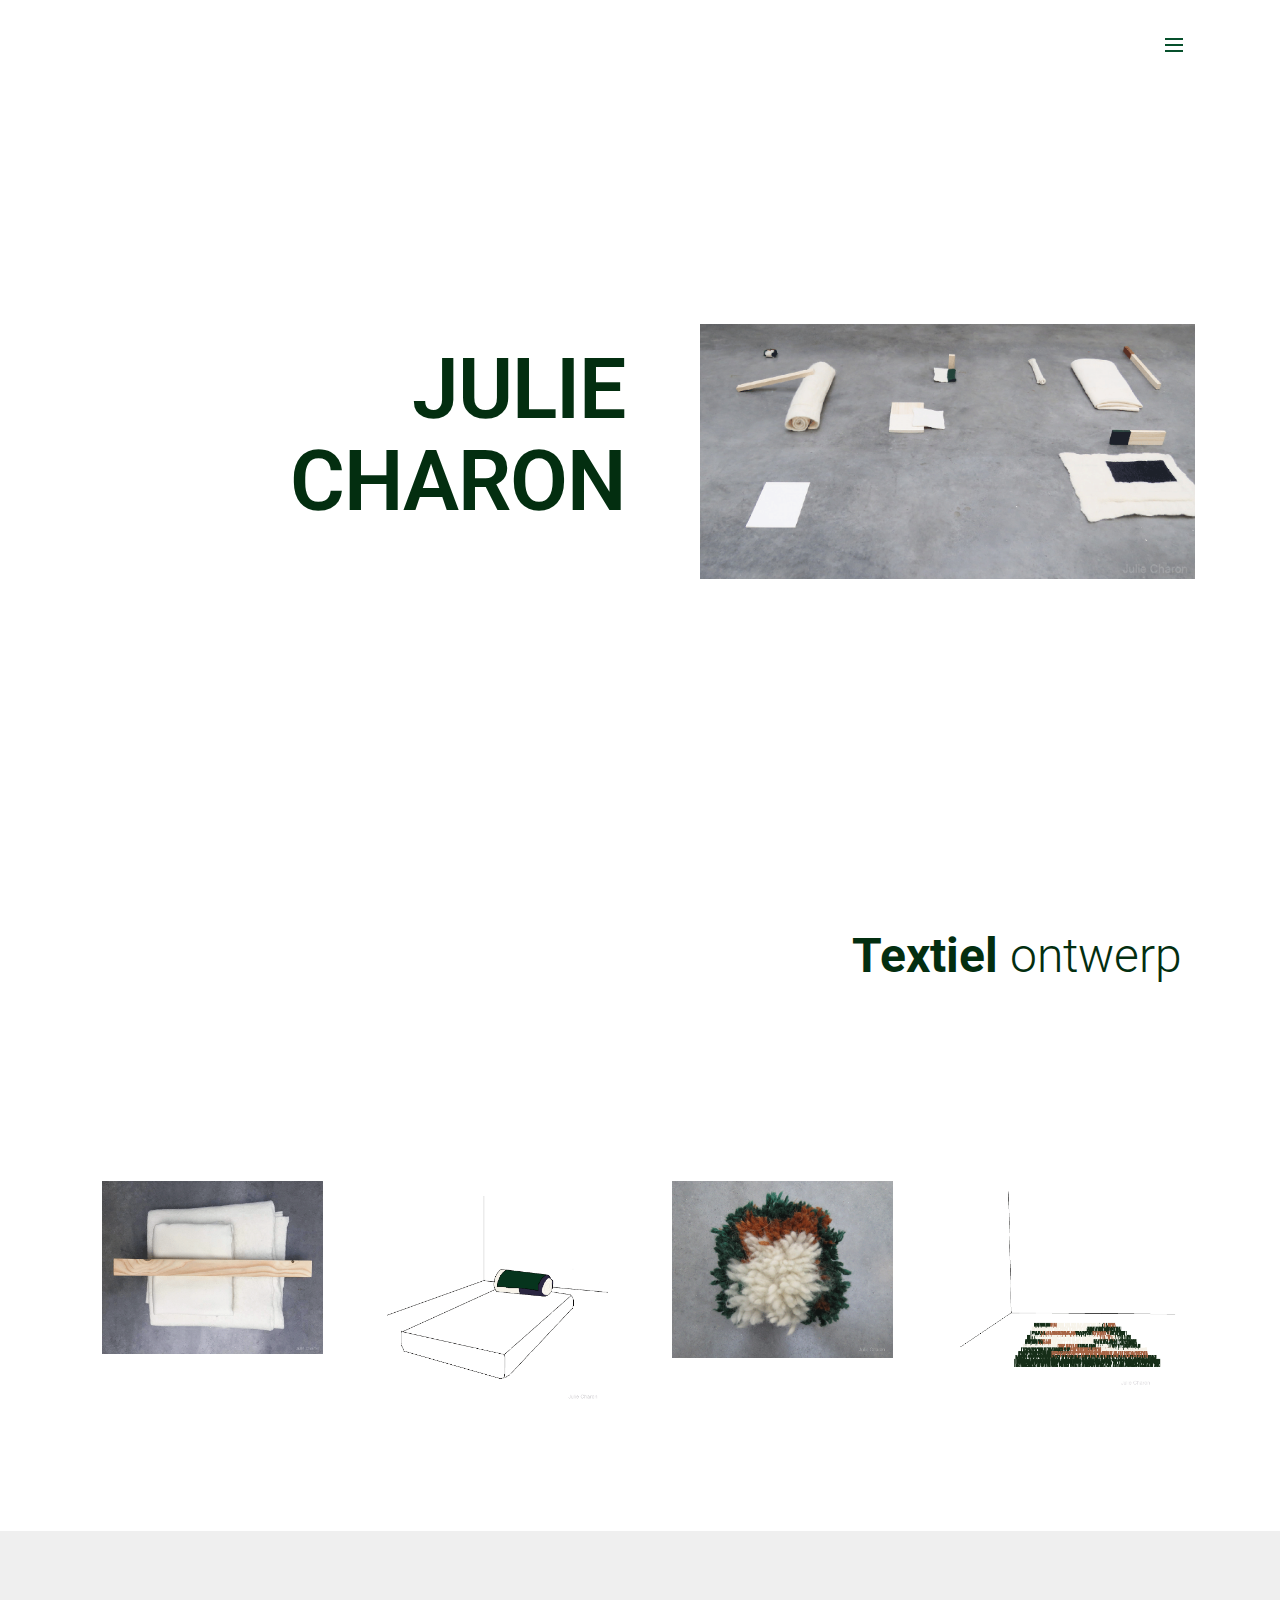
<file: index.html>
<!DOCTYPE html>
<html>
<head>
  <!-- Site made with Mobirise Website Builder v3.12.1, https://mobirise.com -->
  <meta charset="UTF-8">
  <meta http-equiv="X-UA-Compatible" content="IE=edge">
  <meta name="generator" content="Mobirise v3.12.1, mobirise.com">
  <meta name="viewport" content="width=device-width, initial-scale=1">
  <link rel="shortcut icon" href="assets/images/logo.png" type="image/x-icon">
  <meta name="description" content="Julie Charon, brand, soft sculptures
">
  
  <link rel="stylesheet" href="https://fonts.googleapis.com/css?family=Lora:400,700,400italic,700italic&amp;subset=latin">
  <link rel="stylesheet" href="https://fonts.googleapis.com/css?family=Montserrat:400,700">
  <link rel="stylesheet" href="https://fonts.googleapis.com/css?family=Raleway:100,100i,200,200i,300,300i,400,400i,500,500i,600,600i,700,700i,800,800i,900,900i">
  <link rel="stylesheet" href="assets/bootstrap-material-design-font/css/material.css">
  <link rel="stylesheet" href="assets/et-line-font-plugin/style.css">
  <link rel="stylesheet" href="assets/tether/tether.min.css">
  <link rel="stylesheet" href="assets/bootstrap/css/bootstrap.min.css">
  <link rel="stylesheet" href="assets/dropdown/css/style.css">
  <link rel="stylesheet" href="assets/theme/css/style.css">
  <link rel="stylesheet" href="assets/mobirise-gallery/style.css">
  <link rel="stylesheet" href="assets/mobirise/css/mbr-additional.css" type="text/css">
  
  
  
</head>
<body>
<section id="menu-0">

    <nav class="navbar navbar-dropdown navbar-fixed-top">
        <div class="container">

            <div class="mbr-table">
                
                <div class="mbr-table-cell">

                    <button class="navbar-toggler pull-xs-right" type="button" data-toggle="collapse" data-target="#exCollapsingNavbar">
                        <div class="hamburger-icon"></div>
                    </button>

                    <ul class="nav-dropdown collapse pull-xs-right nav navbar-nav navbar-toggleable-xl" id="exCollapsingNavbar"><li class="nav-item dropdown"><a class="nav-link link dropdown-toggle" data-toggle="dropdown-submenu" href="https://mobirise.com/" aria-expanded="false">HALLO</a><div class="dropdown-menu"><a class="dropdown-item" href="About.html">Over mijzelf</a></div></li><li class="nav-item dropdown"><a class="nav-link link" href="index.html" aria-expanded="false">STARTPAGINA</a></li><li class="nav-item dropdown"><a class="nav-link link" href="3e jaar.html" aria-expanded="false">3E JAAR</a></li><li class="nav-item dropdown"><a class="nav-link link dropdown-toggle" href="index.html" aria-expanded="false" data-toggle="dropdown-submenu">2E JAAR</a><div class="dropdown-menu"><a class="dropdown-item" href="Brand.html">Brand</a><a class="dropdown-item" href="softsculptures.html">Soft sculptures</a></div></li><li class="nav-item"><a class="nav-link link" href="contact.html" aria-expanded="false">CONTACT</a></li><li class="nav-item nav-btn"><a class="nav-link btn btn-white-outline btn-white" href="https://mobirise.com/">DOWNLOAD</a></li></ul>
                    <button hidden="" class="navbar-toggler navbar-close" type="button" data-toggle="collapse" data-target="#exCollapsingNavbar">
                        <div class="close-icon"></div>
                    </button>

                </div>
            </div>

        </div>
    </nav>

</section>

<section class="engine"><a rel="external" href="https://mobirise.com">Mobirise Website Maker</a></section><section class="mbr-section mbr-section-hero mbr-section-full header2 mbr-after-navbar" id="header2-0" style="background-color: rgb(255, 255, 255);">

    

    <div class="mbr-table mbr-table-full">
        <div class="mbr-table-cell">

            <div class="container">
                <div class="mbr-section row">
                    <div class="mbr-table-md-up">
                        
                        
                        

                        <div class="mbr-table-cell col-md-5 content-size text-xs-center text-md-right">

                            <h3 class="mbr-section-title display-2">JULIE CHARON</h3>

                            <div class="mbr-section-text">
                                
                            </div>

                            

                        </div>
                        <div class="mbr-table-cell mbr-valign-top mbr-left-padding-md-up col-md-7 image-size" style="width: 50%;">
                            <div class="mbr-figure"><img src="assets/images/beeld-3-website-1400x721-27.png"></div>
                        </div>

                    </div>
                </div>
            </div>

        </div>
    </div>

    

</section>

<section class="mbr-section article mbr-section__container" id="content1-0" style="background-color: rgb(255, 255, 255); padding-top: 20px; padding-bottom: 20px;">

    <div class="container">
        <div class="row">
            <div class="col-xs-12 lead"><strong>&nbsp; &nbsp; &nbsp; &nbsp; &nbsp; &nbsp; &nbsp; &nbsp; &nbsp; &nbsp; &nbsp; &nbsp; &nbsp; &nbsp; &nbsp; &nbsp; &nbsp; &nbsp; &nbsp; &nbsp; &nbsp; &nbsp; &nbsp; &nbsp; &nbsp; &nbsp; &nbsp; &nbsp; &nbsp; &nbsp; &nbsp; &nbsp; Textiel</strong> ontwerp</div>
        </div>
    </div>

</section>

<section class="mbr-section mbr-section__container article" id="header3-0" style="background-color: rgb(255, 255, 255); padding-top: 20px; padding-bottom: 20px;">
    <div class="container">
        <div class="row">
            <div class="col-xs-12">
                <h3 class="mbr-section-title display-2"></h3>
                
            </div>
        </div>
    </div>
</section>

<section class="mbr-gallery mbr-section mbr-section-nopadding mbr-slider-carousel" id="gallery2-2" data-filter="false" style="padding-top: 6rem; padding-bottom: 6rem;">
    <!-- Filter -->
    

    <!-- Gallery -->
    <div class="mbr-gallery-row container">
        <div class=" mbr-gallery-layout-default">
            <div>
                <div>
                    <div class="mbr-gallery-item mbr-gallery-item__mobirise3 mbr-gallery-item--p2" data-tags="Awesome" data-video-url="false">
                        <div href="#lb-gallery2-2" data-slide-to="0" data-toggle="modal">
                            
                            

                            <img alt="" src="assets/images/beeld-1-website-2000x1566-800x626.png">
                            
                            <span class="icon-focus"></span>
                            
                        </div>
                    </div><div class="mbr-gallery-item mbr-gallery-item__mobirise3 mbr-gallery-item--p2" data-tags="Responsive" data-video-url="false">
                        <div href="#lb-gallery2-2" data-slide-to="1" data-toggle="modal">
                            
                            

                            <img alt="" src="assets/images/kzelk-2000x2006-800x802.png">
                            
                            <span class="icon-focus"></span>
                            
                        </div>
                    </div><div class="mbr-gallery-item mbr-gallery-item__mobirise3 mbr-gallery-item--p2" data-tags="Animated" data-video-url="false">
                        <div href="#lb-gallery2-2" data-slide-to="2" data-toggle="modal">
                            
                            

                            <img alt="" src="assets/images/img-2000x1606-800x642.png">
                            
                            <span class="icon-focus"></span>
                            
                        </div>
                    </div><div class="mbr-gallery-item mbr-gallery-item__mobirise3 mbr-gallery-item--p2" data-tags="Animated" data-video-url="false">
                        <div href="#lb-gallery2-2" data-slide-to="3" data-toggle="modal">
                            
                            

                            <img alt="" src="assets/images/tapijt-sugestie-kleuren-dikke-lijn-2000x1915-800x766.png">
                            
                            <span class="icon-focus"></span>
                            
                        </div>
                    </div>
                </div>
            </div>
            <div class="clearfix"></div>
        </div>
    </div>

    <!-- Lightbox -->
    <div data-app-prevent-settings="" class="mbr-slider modal fade carousel slide" tabindex="-1" data-keyboard="true" data-interval="false" id="lb-gallery2-2">
        <div class="modal-dialog">
            <div class="modal-content">
                <div class="modal-body">
                    
                    <div class="carousel-inner">
                        <div class="carousel-item">
                            <img alt="" src="assets/images/beeld-1-website-2000x1566.png">
                        </div><div class="carousel-item active">
                            <img alt="" src="assets/images/kzelk-2000x2006.png">
                        </div><div class="carousel-item">
                            <img alt="" src="assets/images/img-2000x1606.png">
                        </div><div class="carousel-item">
                            <img alt="" src="assets/images/tapijt-sugestie-kleuren-dikke-lijn-2000x1915.png">
                        </div>
                    </div>
                    <a class="left carousel-control" role="button" data-slide="prev" href="#lb-gallery2-2">
                        <span class="icon-prev" aria-hidden="true"></span>
                        <span class="sr-only">Previous</span>
                    </a>
                    <a class="right carousel-control" role="button" data-slide="next" href="#lb-gallery2-2">
                        <span class="icon-next" aria-hidden="true"></span>
                        <span class="sr-only">Next</span>
                    </a>

                    <a class="close" href="#" role="button" data-dismiss="modal">
                        <span aria-hidden="true">×</span>
                        <span class="sr-only">Close</span>
                    </a>
                </div>
            </div>
        </div>
    </div>
</section>

<section class="mbr-section article mbr-section__container" id="content1-m" style="background-color: rgb(239, 239, 239); padding-top: 20px; padding-bottom: 20px;">

    <div class="container">
        <div class="row">
            <div class="col-xs-12 lead"></div>
        </div>
    </div>

</section>

<footer class="mbr-small-footer mbr-section mbr-section-nopadding" id="footer1-0" style="background-color: rgb(239, 239, 239); padding-top: 1.75rem; padding-bottom: 1.75rem;">
    
    <div class="container">
        <p class="text-xs-center"></p>
    </div>
</footer>


  <script src="assets/web/assets/jquery/jquery.min.js"></script>
  <script src="assets/tether/tether.min.js"></script>
  <script src="assets/bootstrap/js/bootstrap.min.js"></script>
  <script src="assets/smooth-scroll/smooth-scroll.js"></script>
  <script src="assets/dropdown/js/script.min.js"></script>
  <script src="assets/touch-swipe/jquery.touch-swipe.min.js"></script>
  <script src="assets/masonry/masonry.pkgd.min.js"></script>
  <script src="assets/imagesloaded/imagesloaded.pkgd.min.js"></script>
  <script src="assets/bootstrap-carousel-swipe/bootstrap-carousel-swipe.js"></script>
  <script src="assets/theme/js/script.js"></script>
  <script src="assets/mobirise-gallery/player.min.js"></script>
  <script src="assets/mobirise-gallery/script.js"></script>
  
  
</body>
</html>
</file>
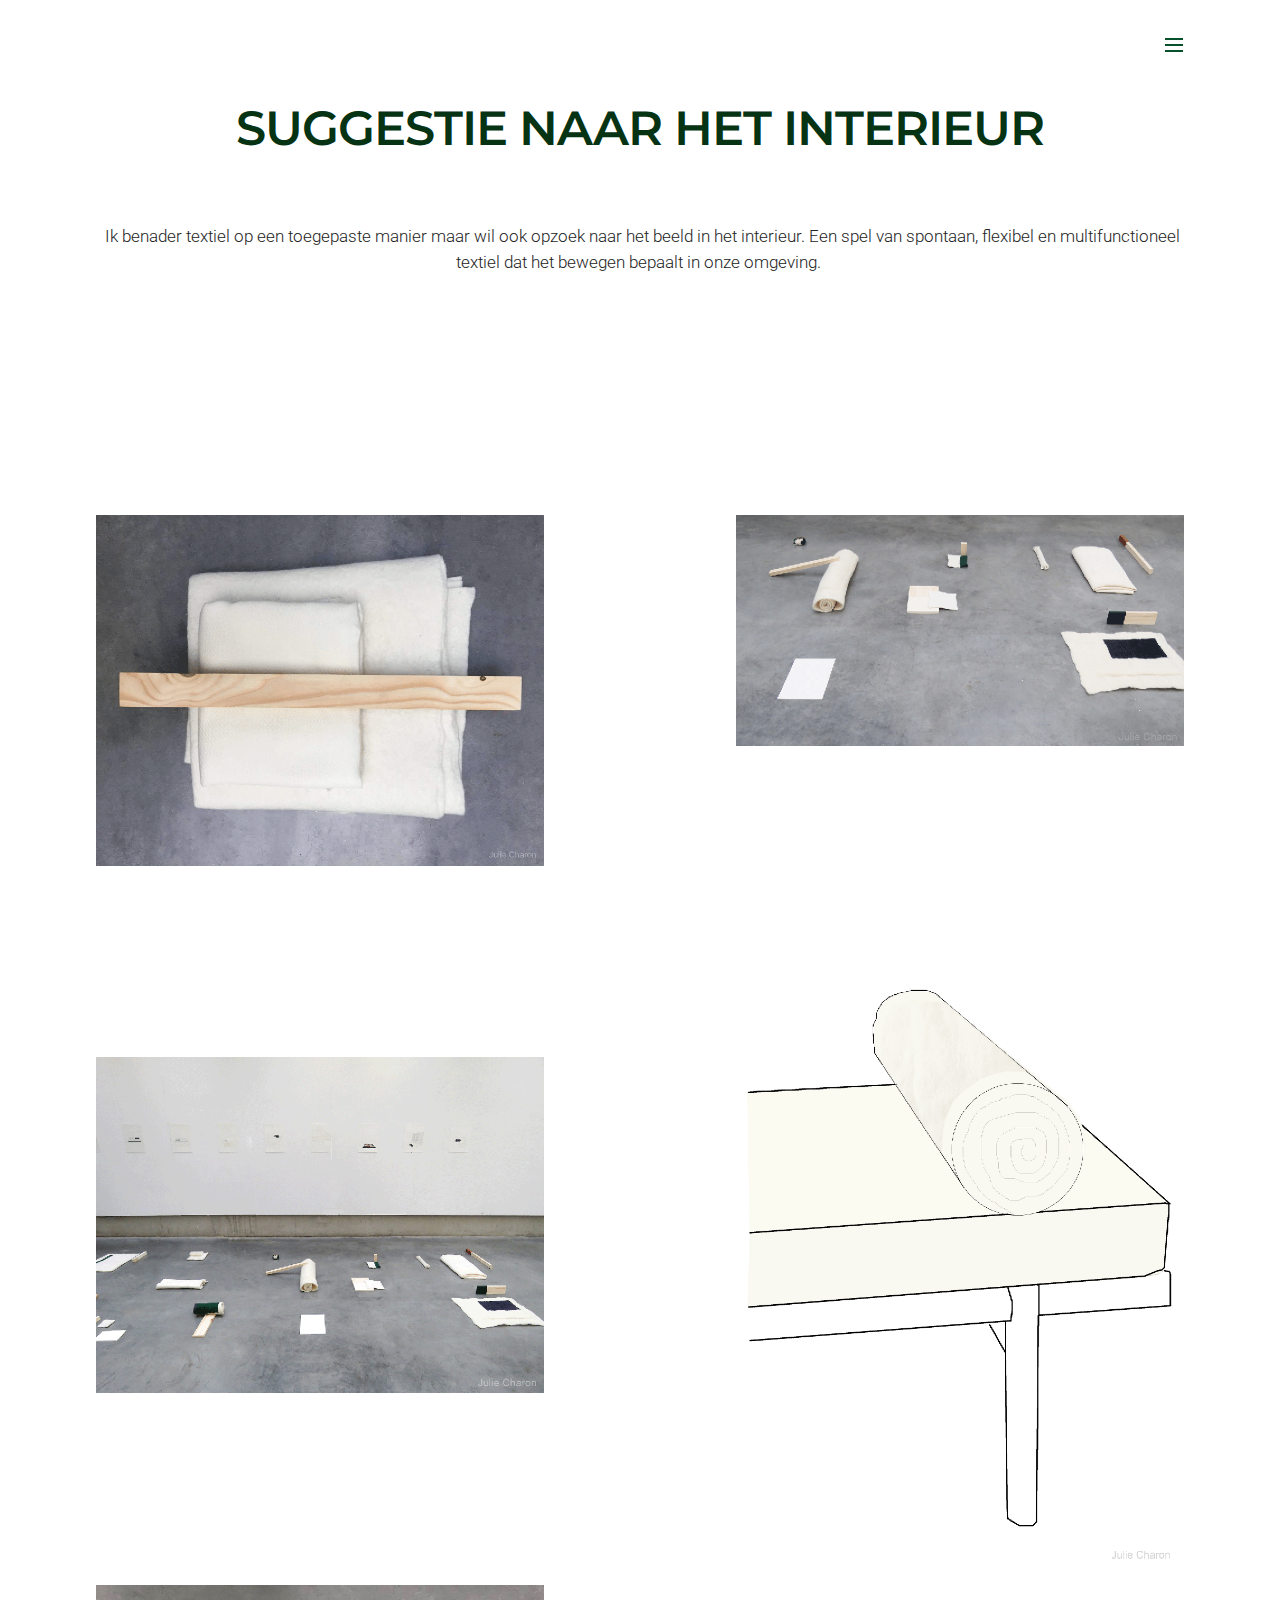
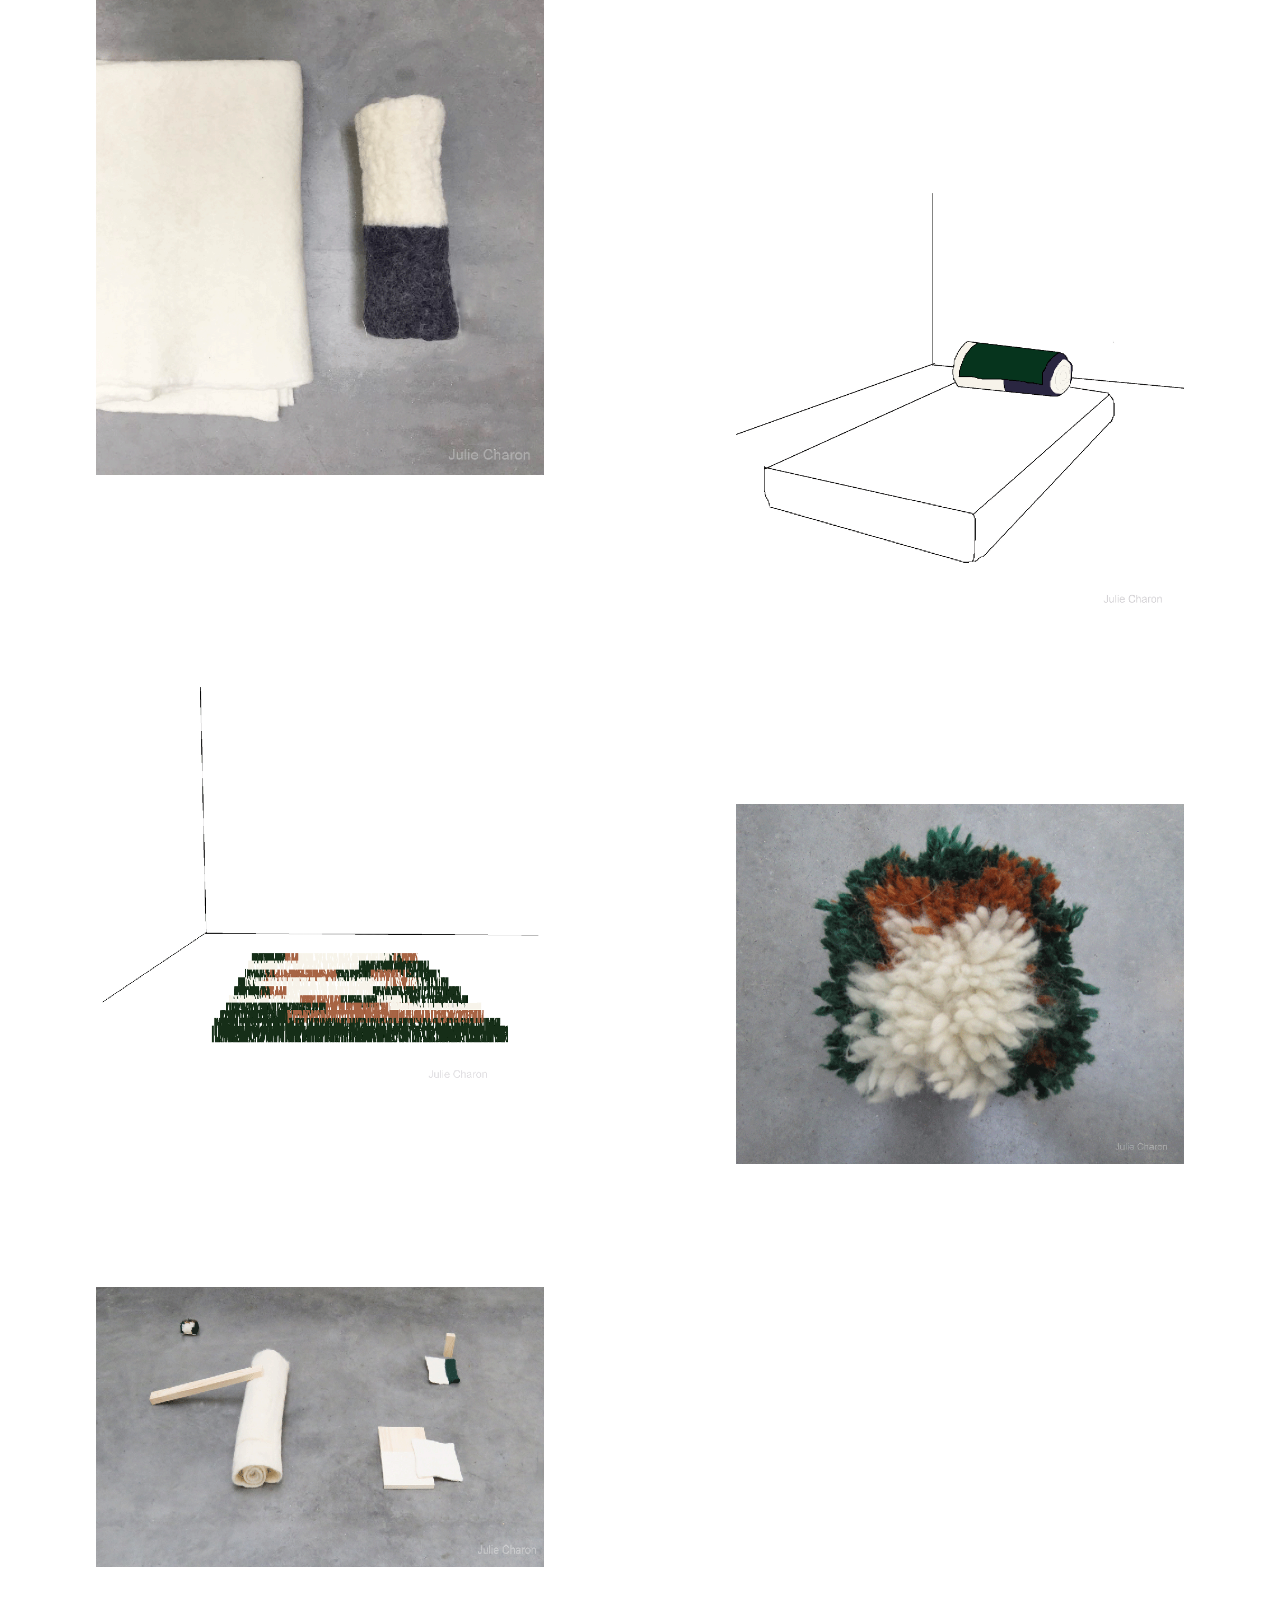
<file: 3e jaar.html>
<!DOCTYPE html>
<html>
<head>
  <!-- Site made with Mobirise Website Builder v3.12.1, https://mobirise.com -->
  <meta charset="UTF-8">
  <meta http-equiv="X-UA-Compatible" content="IE=edge">
  <meta name="generator" content="Mobirise v3.12.1, mobirise.com">
  <meta name="viewport" content="width=device-width, initial-scale=1">
  <link rel="shortcut icon" href="assets/images/logo.png" type="image/x-icon">
  <meta name="description" content="Website Creator Description">
  <title>Website Creator Title</title>
  <link rel="stylesheet" href="https://fonts.googleapis.com/css?family=Lora:400,700,400italic,700italic&amp;subset=latin">
  <link rel="stylesheet" href="https://fonts.googleapis.com/css?family=Montserrat:400,700">
  <link rel="stylesheet" href="https://fonts.googleapis.com/css?family=Raleway:100,100i,200,200i,300,300i,400,400i,500,500i,600,600i,700,700i,800,800i,900,900i">
  <link rel="stylesheet" href="assets/bootstrap-material-design-font/css/material.css">
  <link rel="stylesheet" href="assets/et-line-font-plugin/style.css">
  <link rel="stylesheet" href="assets/tether/tether.min.css">
  <link rel="stylesheet" href="assets/bootstrap/css/bootstrap.min.css">
  <link rel="stylesheet" href="assets/dropdown/css/style.css">
  <link rel="stylesheet" href="assets/theme/css/style.css">
  <link rel="stylesheet" href="assets/mobirise-gallery/style.css">
  <link rel="stylesheet" href="assets/mobirise/css/mbr-additional.css" type="text/css">
  
  
  
</head>
<body>
<section id="menu-4">

    <nav class="navbar navbar-dropdown navbar-fixed-top">
        <div class="container">

            <div class="mbr-table">
                
                <div class="mbr-table-cell">

                    <button class="navbar-toggler pull-xs-right" type="button" data-toggle="collapse" data-target="#exCollapsingNavbar">
                        <div class="hamburger-icon"></div>
                    </button>

                    <ul class="nav-dropdown collapse pull-xs-right nav navbar-nav navbar-toggleable-xl" id="exCollapsingNavbar"><li class="nav-item dropdown"><a class="nav-link link dropdown-toggle" data-toggle="dropdown-submenu" href="https://mobirise.com/" aria-expanded="false">HALLO</a><div class="dropdown-menu"><a class="dropdown-item" href="About.html">Over mijzelf</a></div></li><li class="nav-item dropdown"><a class="nav-link link" href="index.html" aria-expanded="false">STARTPAGINA</a></li><li class="nav-item dropdown"><a class="nav-link link" href="3e jaar.html" aria-expanded="false">3E JAAR</a></li><li class="nav-item dropdown"><a class="nav-link link dropdown-toggle" href="index.html" aria-expanded="false" data-toggle="dropdown-submenu">2E JAAR</a><div class="dropdown-menu"><a class="dropdown-item" href="Brand.html">Brand</a><a class="dropdown-item" href="softsculptures.html">Soft sculptures</a></div></li><li class="nav-item"><a class="nav-link link" href="contact.html" aria-expanded="false">CONTACT</a></li><li class="nav-item nav-btn"><a class="nav-link btn btn-white-outline btn-white" href="https://mobirise.com/">DOWNLOAD</a></li></ul>
                    <button hidden="" class="navbar-toggler navbar-close" type="button" data-toggle="collapse" data-target="#exCollapsingNavbar">
                        <div class="close-icon"></div>
                    </button>

                </div>
            </div>

        </div>
    </nav>

</section>

<section class="engine"><a rel="external" href="https://mobirise.com">Mobirise Web Builder</a></section><section class="mbr-section article mbr-section__container mbr-after-navbar" id="content1-8" style="background-color: rgb(255, 255, 255); padding-top: 20px; padding-bottom: 20px;">

    <div class="container">
        <div class="row">
            <div class="col-xs-12 lead"></div>
        </div>
    </div>

</section>

<section class="mbr-section article mbr-section__container" id="content1-9" style="background-color: rgb(255, 255, 255); padding-top: 20px; padding-bottom: 20px;">

    <div class="container">
        <div class="row">
            <div class="col-xs-12 lead"></div>
        </div>
    </div>

</section>

<section class="mbr-section mbr-section__container article" id="header3-j" style="background-color: rgb(255, 255, 255); padding-top: 20px; padding-bottom: 20px;">
    <div class="container">
        <div class="row">
            <div class="col-xs-12">
                <h3 class="mbr-section-title display-2">SUGGESTIE NAAR HET INTERIEUR</h3>
                <small class="mbr-section-subtitle"></small>
            </div>
        </div>
    </div>
</section>

<section class="mbr-section article mbr-section__container" id="content1-a" style="background-color: rgb(255, 255, 255); padding-top: 20px; padding-bottom: 20px;">

    <div class="container">
        <div class="row">
            <div class="col-xs-12 lead"><p><br></p><p>&nbsp;Ik benader textiel op een toegepaste manier maar wil ook opzoek naar het beeld in het interieur.&nbsp;<span style="font-size: 1.07rem; line-height: 1.5;">Een spel van spontaan, flexibel en multifunctioneel textiel dat het bewegen bepaalt in onze omgeving.&nbsp;</span></p><p><br></p><p><br></p></div>
        </div>
    </div>

</section>

<section class="mbr-gallery mbr-section mbr-section-nopadding mbr-slider-carousel" id="gallery2-b" data-filter="false" style="padding-top: 4.5rem; padding-bottom: 6rem;">
    <!-- Filter -->
    

    <!-- Gallery -->
    <div class="mbr-gallery-row">
        <div class=" mbr-gallery-layout-default">
            <div>
                <div>
                    <div class="mbr-gallery-item mbr-gallery-item__mobirise3 mbr-gallery-item--p6" data-tags="Awesome" data-video-url="false">
                        <div href="#lb-gallery2-b" data-slide-to="0" data-toggle="modal">
                            
                            

                            <img alt="" src="assets/images/beeld-1-website-2000x1566-800x626.png">
                            
                            <span class="icon-focus"></span>
                            
                        </div>
                    </div><div class="mbr-gallery-item mbr-gallery-item__mobirise3 mbr-gallery-item--p6" data-tags="Responsive" data-video-url="false">
                        <div href="#lb-gallery2-b" data-slide-to="1" data-toggle="modal">
                            
                            

                            <img alt="" src="assets/images/beeld-3-website-2000x1030-800x412.png">
                            
                            <span class="icon-focus"></span>
                            
                        </div>
                    </div><div class="mbr-gallery-item mbr-gallery-item__mobirise3 mbr-gallery-item--p6" data-tags="Creative" data-video-url="false">
                        <div href="#lb-gallery2-b" data-slide-to="2" data-toggle="modal">
                            
                            

                            <img alt="" src="assets/images/beeld-1-dikke-lijn-2000x2828-800x1131.png">
                            
                            <span class="icon-focus"></span>
                            
                        </div>
                    </div><div class="mbr-gallery-item mbr-gallery-item__mobirise3 mbr-gallery-item--p6" data-tags="Animated" data-video-url="false">
                        <div href="#lb-gallery2-b" data-slide-to="3" data-toggle="modal">
                            
                            

                            <img alt="" src="assets/images/beeld-5-website-2000x1500-800x600.png">
                            
                            <span class="icon-focus"></span>
                            
                        </div>
                    </div><div class="mbr-gallery-item mbr-gallery-item__mobirise3 mbr-gallery-item--p6" data-tags="Awesome" data-video-url="false">
                        <div href="#lb-gallery2-b" data-slide-to="4" data-toggle="modal">
                            
                            

                            <img alt="" src="assets/images/beeld-2-website-2000x2186-800x874.png">
                            
                            <span class="icon-focus"></span>
                            
                        </div>
                    </div><div class="mbr-gallery-item mbr-gallery-item__mobirise3 mbr-gallery-item--p6" data-tags="Beautiful" data-video-url="false">
                        <div href="#lb-gallery2-b" data-slide-to="5" data-toggle="modal">
                            
                            

                            <img alt="" src="assets/images/kzelk-2000x2006-800x802.png">
                            
                            <span class="icon-focus"></span>
                            
                        </div>
                    </div><div class="mbr-gallery-item mbr-gallery-item__mobirise3 mbr-gallery-item--p6" data-tags="Responsive" data-video-url="false">
                        <div href="#lb-gallery2-b" data-slide-to="6" data-toggle="modal">
                            
                            

                            <img alt="" src="assets/images/tapijt-sugestie-kleuren-dikke-lijn-2000x1915-800x766.png">
                            
                            <span class="icon-focus"></span>
                            
                        </div>
                    </div><div class="mbr-gallery-item mbr-gallery-item__mobirise3 mbr-gallery-item--p6" data-tags="Animated" data-video-url="false">
                        <div href="#lb-gallery2-b" data-slide-to="7" data-toggle="modal">
                            
                            

                            <img alt="" src="assets/images/img-2000x1606-800x642.png">
                            
                            <span class="icon-focus"></span>
                            
                        </div>
                    </div><div class="mbr-gallery-item mbr-gallery-item__mobirise3 mbr-gallery-item--p6" data-tags="Animated" data-video-url="false">
                        <div href="#lb-gallery2-b" data-slide-to="8" data-toggle="modal">
                            
                            

                            <img alt="" src="assets/images/beeld-6-website-2000x1250-800x500.png">
                            
                            <span class="icon-focus"></span>
                            
                        </div>
                    </div>
                </div>
            </div>
            <div class="clearfix"></div>
        </div>
    </div>

    <!-- Lightbox -->
    <div data-app-prevent-settings="" class="mbr-slider modal fade carousel slide" tabindex="-1" data-keyboard="true" data-interval="false" id="lb-gallery2-b">
        <div class="modal-dialog">
            <div class="modal-content">
                <div class="modal-body">
                    <ol class="carousel-indicators">
                        <li data-app-prevent-settings="" data-target="#lb-gallery2-b" data-slide-to="0"></li><li data-app-prevent-settings="" data-target="#lb-gallery2-b" data-slide-to="1"></li><li data-app-prevent-settings="" data-target="#lb-gallery2-b" data-slide-to="2"></li><li data-app-prevent-settings="" data-target="#lb-gallery2-b" data-slide-to="3"></li><li data-app-prevent-settings="" data-target="#lb-gallery2-b" data-slide-to="4"></li><li data-app-prevent-settings="" data-target="#lb-gallery2-b" data-slide-to="5"></li><li data-app-prevent-settings="" data-target="#lb-gallery2-b" data-slide-to="6"></li><li data-app-prevent-settings="" data-target="#lb-gallery2-b" data-slide-to="7"></li><li data-app-prevent-settings="" data-target="#lb-gallery2-b" class=" active" data-slide-to="8"></li>
                    </ol>
                    <div class="carousel-inner">
                        <div class="carousel-item">
                            <img alt="" src="assets/images/beeld-1-website-2000x1566.png">
                        </div><div class="carousel-item">
                            <img alt="" src="assets/images/beeld-3-website-2000x1030.png">
                        </div><div class="carousel-item">
                            <img alt="" src="assets/images/beeld-1-dikke-lijn-2000x2828.png">
                        </div><div class="carousel-item">
                            <img alt="" src="assets/images/beeld-5-website-2000x1500.png">
                        </div><div class="carousel-item">
                            <img alt="" src="assets/images/beeld-2-website-2000x2186.png">
                        </div><div class="carousel-item">
                            <img alt="" src="assets/images/kzelk-2000x2006.png">
                        </div><div class="carousel-item">
                            <img alt="" src="assets/images/tapijt-sugestie-kleuren-dikke-lijn-2000x1915.png">
                        </div><div class="carousel-item">
                            <img alt="" src="assets/images/img-2000x1606.png">
                        </div><div class="carousel-item active">
                            <img alt="" src="assets/images/beeld-6-website-2000x1250.png">
                        </div>
                    </div>
                    <a class="left carousel-control" role="button" data-slide="prev" href="#lb-gallery2-b">
                        <span class="icon-prev" aria-hidden="true"></span>
                        <span class="sr-only">Previous</span>
                    </a>
                    <a class="right carousel-control" role="button" data-slide="next" href="#lb-gallery2-b">
                        <span class="icon-next" aria-hidden="true"></span>
                        <span class="sr-only">Next</span>
                    </a>

                    <a class="close" href="#" role="button" data-dismiss="modal">
                        <span aria-hidden="true">×</span>
                        <span class="sr-only">Close</span>
                    </a>
                </div>
            </div>
        </div>
    </div>
</section>


  <script src="assets/web/assets/jquery/jquery.min.js"></script>
  <script src="assets/tether/tether.min.js"></script>
  <script src="assets/bootstrap/js/bootstrap.min.js"></script>
  <script src="assets/smooth-scroll/smooth-scroll.js"></script>
  <script src="assets/dropdown/js/script.min.js"></script>
  <script src="assets/touch-swipe/jquery.touch-swipe.min.js"></script>
  <script src="assets/masonry/masonry.pkgd.min.js"></script>
  <script src="assets/imagesloaded/imagesloaded.pkgd.min.js"></script>
  <script src="assets/bootstrap-carousel-swipe/bootstrap-carousel-swipe.js"></script>
  <script src="assets/theme/js/script.js"></script>
  <script src="assets/mobirise-gallery/player.min.js"></script>
  <script src="assets/mobirise-gallery/script.js"></script>
  
  
</body>
</html>
</file>
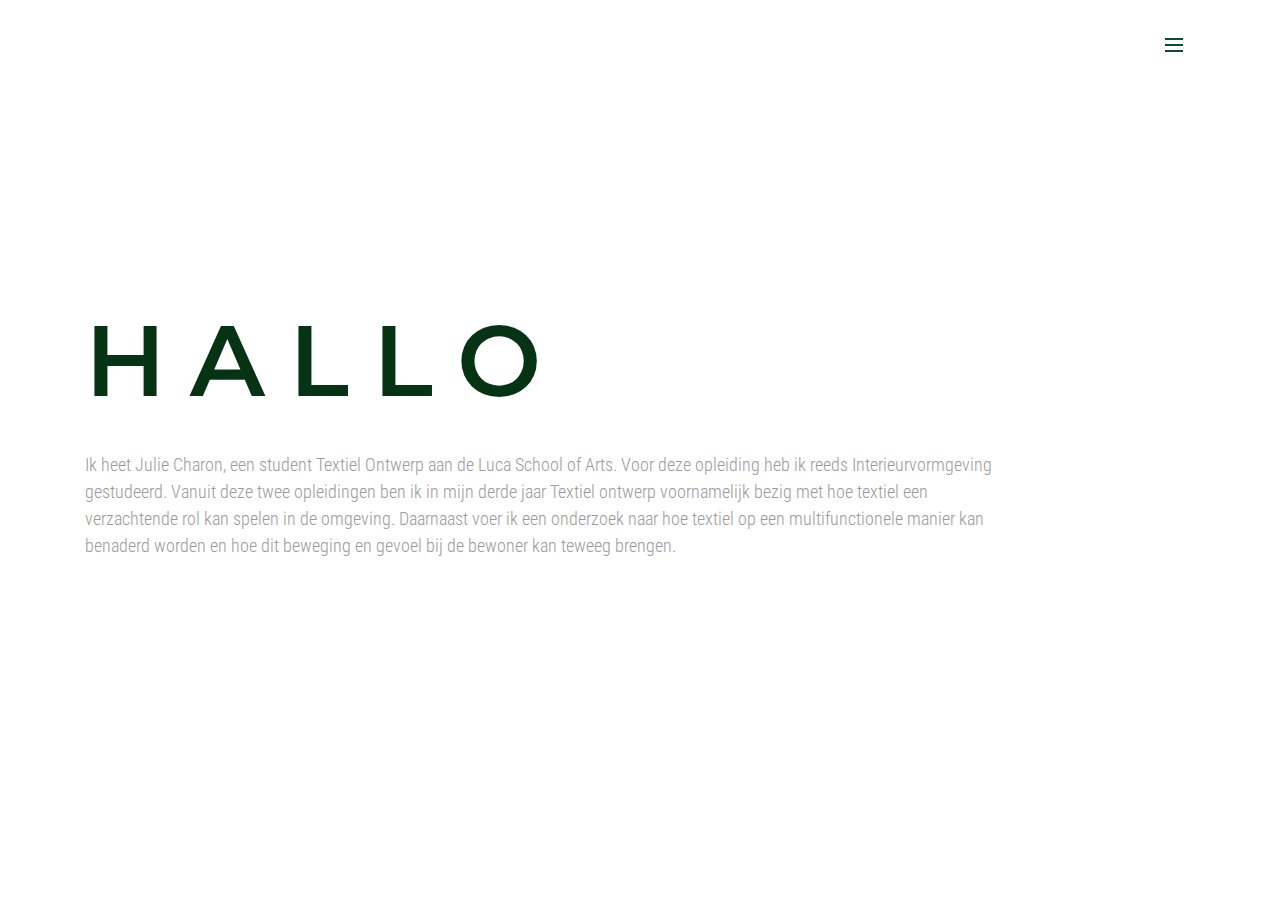
<file: About.html>
<!DOCTYPE html>
<html>
<head>
  <!-- Site made with Mobirise Website Builder v3.12.1, https://mobirise.com -->
  <meta charset="UTF-8">
  <meta http-equiv="X-UA-Compatible" content="IE=edge">
  <meta name="generator" content="Mobirise v3.12.1, mobirise.com">
  <meta name="viewport" content="width=device-width, initial-scale=1">
  <link rel="shortcut icon" href="assets/images/logo.png" type="image/x-icon">
  <meta name="description" content="about">
  
  <link rel="stylesheet" href="https://fonts.googleapis.com/css?family=Lora:400,700,400italic,700italic&amp;subset=latin">
  <link rel="stylesheet" href="https://fonts.googleapis.com/css?family=Montserrat:400,700">
  <link rel="stylesheet" href="https://fonts.googleapis.com/css?family=Raleway:100,100i,200,200i,300,300i,400,400i,500,500i,600,600i,700,700i,800,800i,900,900i">
  <link rel="stylesheet" href="assets/bootstrap-material-design-font/css/material.css">
  <link rel="stylesheet" href="assets/tether/tether.min.css">
  <link rel="stylesheet" href="assets/bootstrap/css/bootstrap.min.css">
  <link rel="stylesheet" href="assets/dropdown/css/style.css">
  <link rel="stylesheet" href="assets/theme/css/style.css">
  <link rel="stylesheet" href="assets/mobirise/css/mbr-additional.css" type="text/css">
  
  
  
</head>
<body>
<section id="menu-0">

    <nav class="navbar navbar-dropdown navbar-fixed-top">
        <div class="container">

            <div class="mbr-table">
                
                <div class="mbr-table-cell">

                    <button class="navbar-toggler pull-xs-right" type="button" data-toggle="collapse" data-target="#exCollapsingNavbar">
                        <div class="hamburger-icon"></div>
                    </button>

                    <ul class="nav-dropdown collapse pull-xs-right nav navbar-nav navbar-toggleable-xl" id="exCollapsingNavbar"><li class="nav-item dropdown"><a class="nav-link link dropdown-toggle" data-toggle="dropdown-submenu" href="https://mobirise.com/" aria-expanded="false">HALLO</a><div class="dropdown-menu"><a class="dropdown-item" href="About.html">Over mijzelf</a></div></li><li class="nav-item dropdown"><a class="nav-link link" href="index.html" aria-expanded="false">STARTPAGINA</a></li><li class="nav-item dropdown"><a class="nav-link link" href="3e jaar.html" aria-expanded="false">3E JAAR</a></li><li class="nav-item dropdown"><a class="nav-link link dropdown-toggle" href="index.html" aria-expanded="false" data-toggle="dropdown-submenu">2E JAAR</a><div class="dropdown-menu"><a class="dropdown-item" href="Brand.html">Brand</a><a class="dropdown-item" href="softsculptures.html">Soft sculptures</a></div></li><li class="nav-item"><a class="nav-link link" href="contact.html" aria-expanded="false">CONTACT</a></li><li class="nav-item nav-btn"><a class="nav-link btn btn-white-outline btn-white" href="https://mobirise.com/">DOWNLOAD</a></li></ul>
                    <button hidden="" class="navbar-toggler navbar-close" type="button" data-toggle="collapse" data-target="#exCollapsingNavbar">
                        <div class="close-icon"></div>
                    </button>

                </div>
            </div>

        </div>
    </nav>

</section>

<section class="engine"><a rel="external" href="https://mobirise.com">Mobirise</a></section><section class="mbr-section mbr-section-hero mbr-section-full mbr-after-navbar" id="header5-g" style="background-color: rgb(255, 255, 255);">

    

    <div class="mbr-table-cell">

        <div class="container">
            <div class="row">
                <div class="mbr-section col-md-10">

                    <h1 class="mbr-section-title display-1">H A L L O</h1>
                    <p class="mbr-section-lead lead"><br><span style="font-style: normal;">Ik heet Julie Charon, een student Textiel Ontwerp aan de Luca School of Arts. Voor deze opleiding heb ik reeds Interieurvormgeving gestudeerd. Vanuit deze twee opleidingen ben ik in mijn derde jaar Textiel ontwerp voornamelijk bezig met hoe textiel een verzachtende rol kan spelen in de omgeving. Daarnaast voer ik een onderzoek naar hoe textiel op een multifunctionele manier kan benaderd worden en hoe dit beweging en gevoel bij de bewoner kan teweeg brengen.</span><br></p>
                    
                </div>
            </div>
        </div>
    </div>

    

</section>


  <script src="assets/web/assets/jquery/jquery.min.js"></script>
  <script src="assets/tether/tether.min.js"></script>
  <script src="assets/bootstrap/js/bootstrap.min.js"></script>
  <script src="assets/smooth-scroll/smooth-scroll.js"></script>
  <script src="assets/dropdown/js/script.min.js"></script>
  <script src="assets/touch-swipe/jquery.touch-swipe.min.js"></script>
  <script src="assets/theme/js/script.js"></script>
  
  
</body>
</html>
</file>
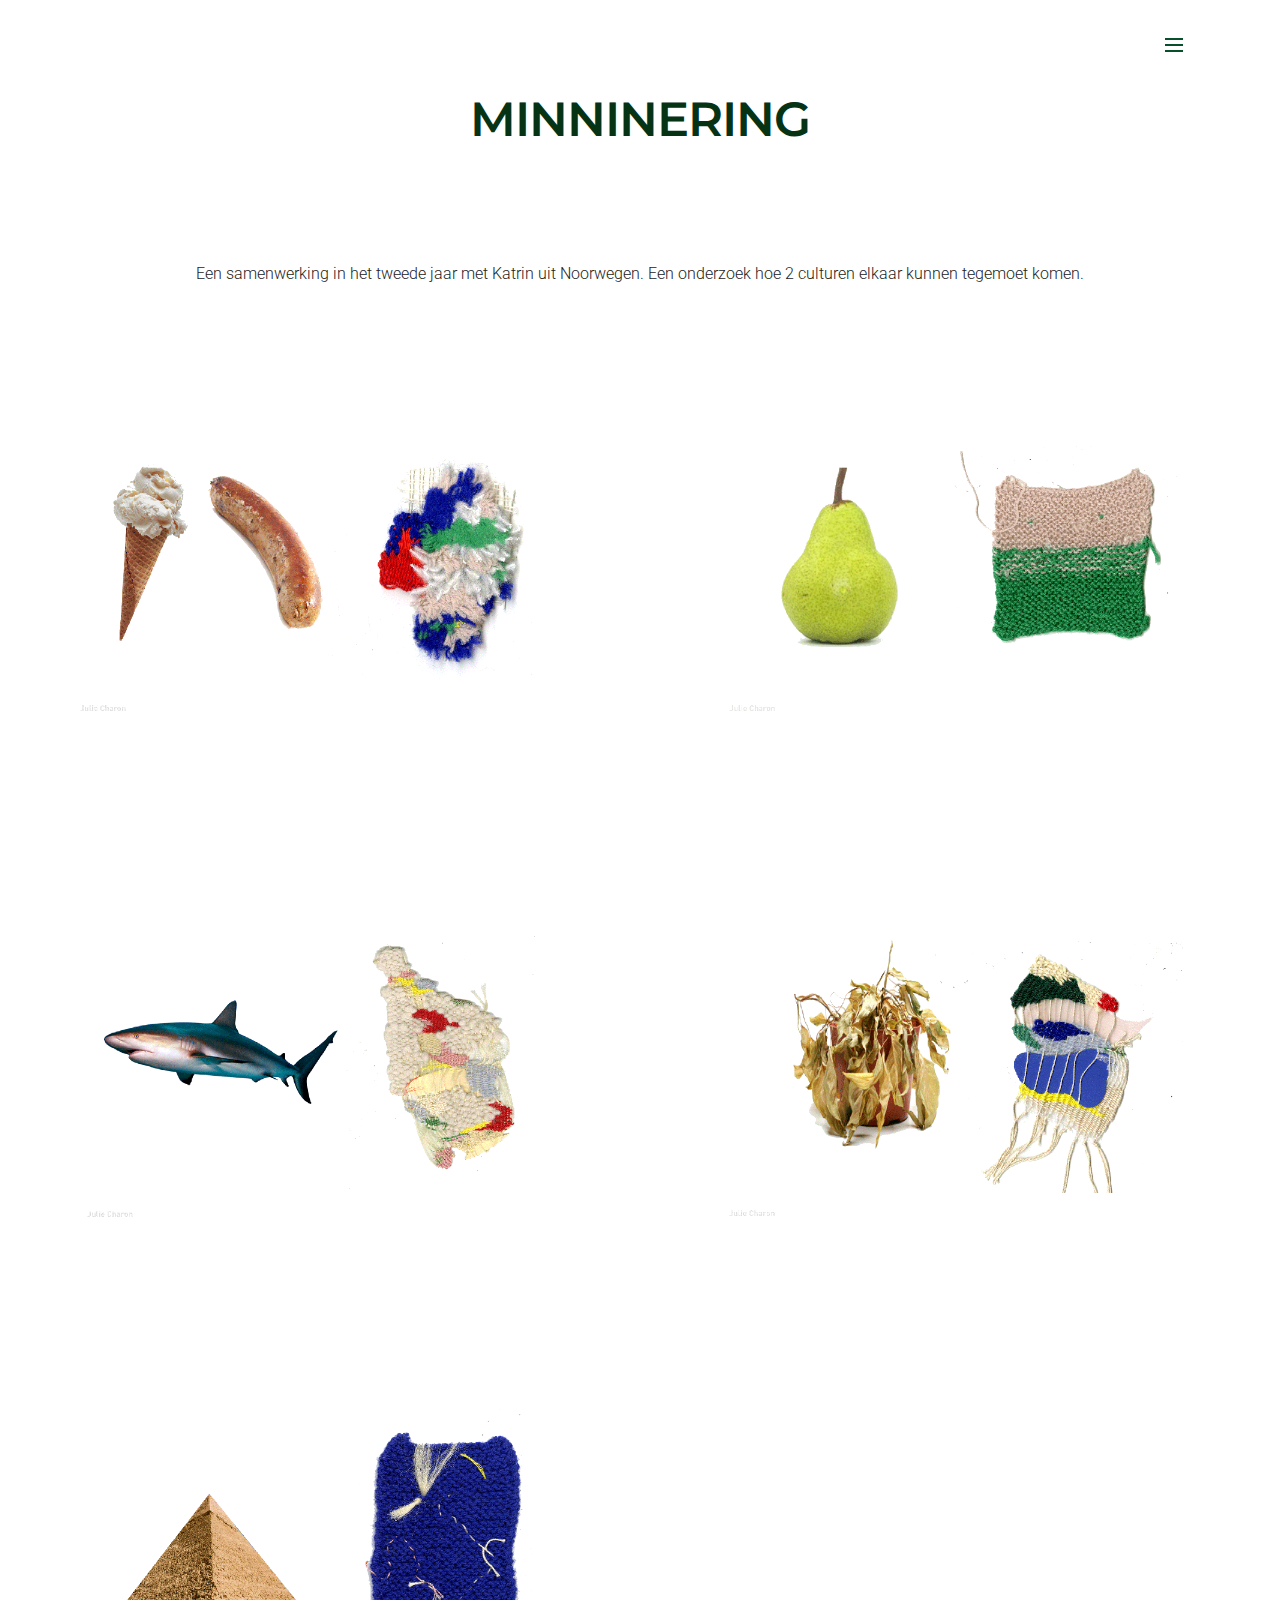
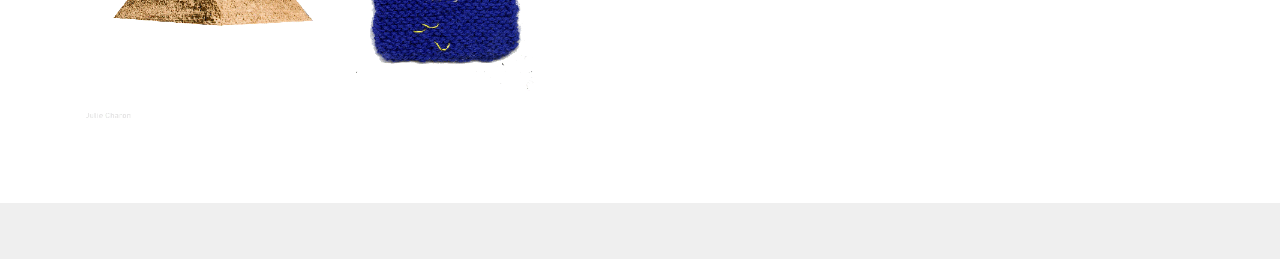
<file: Brand.html>
<!DOCTYPE html>
<html>
<head>
  <!-- Site made with Mobirise Website Builder v3.12.1, https://mobirise.com -->
  <meta charset="UTF-8">
  <meta http-equiv="X-UA-Compatible" content="IE=edge">
  <meta name="generator" content="Mobirise v3.12.1, mobirise.com">
  <meta name="viewport" content="width=device-width, initial-scale=1">
  <link rel="shortcut icon" href="assets/images/logo.png" type="image/x-icon">
  <meta name="description" content="">
  
  <link rel="stylesheet" href="https://fonts.googleapis.com/css?family=Lora:400,700,400italic,700italic&amp;subset=latin">
  <link rel="stylesheet" href="https://fonts.googleapis.com/css?family=Montserrat:400,700">
  <link rel="stylesheet" href="https://fonts.googleapis.com/css?family=Raleway:100,100i,200,200i,300,300i,400,400i,500,500i,600,600i,700,700i,800,800i,900,900i">
  <link rel="stylesheet" href="assets/bootstrap-material-design-font/css/material.css">
  <link rel="stylesheet" href="assets/et-line-font-plugin/style.css">
  <link rel="stylesheet" href="assets/tether/tether.min.css">
  <link rel="stylesheet" href="assets/bootstrap/css/bootstrap.min.css">
  <link rel="stylesheet" href="assets/dropdown/css/style.css">
  <link rel="stylesheet" href="assets/theme/css/style.css">
  <link rel="stylesheet" href="assets/mobirise-gallery/style.css">
  <link rel="stylesheet" href="assets/mobirise/css/mbr-additional.css" type="text/css">
  
  
  
</head>
<body>
<section id="menu-0">

    <nav class="navbar navbar-dropdown navbar-fixed-top">
        <div class="container">

            <div class="mbr-table">
                
                <div class="mbr-table-cell">

                    <button class="navbar-toggler pull-xs-right" type="button" data-toggle="collapse" data-target="#exCollapsingNavbar">
                        <div class="hamburger-icon"></div>
                    </button>

                    <ul class="nav-dropdown collapse pull-xs-right nav navbar-nav navbar-toggleable-xl" id="exCollapsingNavbar"><li class="nav-item dropdown"><a class="nav-link link dropdown-toggle" data-toggle="dropdown-submenu" href="https://mobirise.com/" aria-expanded="false">HALLO</a><div class="dropdown-menu"><a class="dropdown-item" href="About.html">Over mijzelf</a></div></li><li class="nav-item dropdown"><a class="nav-link link" href="index.html" aria-expanded="false">STARTPAGINA</a></li><li class="nav-item dropdown"><a class="nav-link link" href="3e jaar.html" aria-expanded="false">3E JAAR</a></li><li class="nav-item dropdown"><a class="nav-link link dropdown-toggle" href="index.html" aria-expanded="false" data-toggle="dropdown-submenu">2E JAAR</a><div class="dropdown-menu"><a class="dropdown-item" href="Brand.html">Brand</a><a class="dropdown-item" href="softsculptures.html">Soft sculptures</a></div></li><li class="nav-item"><a class="nav-link link" href="contact.html" aria-expanded="false">CONTACT</a></li><li class="nav-item nav-btn"><a class="nav-link btn btn-white-outline btn-white" href="https://mobirise.com/">DOWNLOAD</a></li></ul>
                    <button hidden="" class="navbar-toggler navbar-close" type="button" data-toggle="collapse" data-target="#exCollapsingNavbar">
                        <div class="close-icon"></div>
                    </button>

                </div>
            </div>

        </div>
    </nav>

</section>

<section class="engine"><a rel="external" href="https://mobirise.com">https://mobirise.com/</a></section><section class="mbr-section article mbr-section__container mbr-after-navbar" id="content1-0" style="background-color: rgb(255, 255, 255); padding-top: 20px; padding-bottom: 20px;">

    <div class="container">
        <div class="row">
            <div class="col-xs-12 lead"><p><strong>A BRAND - MINNINERING</strong></p></div>
        </div>
    </div>

</section>

<section class="mbr-section mbr-section__container article" id="header3-i" style="background-color: rgb(255, 255, 255); padding-top: 20px; padding-bottom: 20px;">
    <div class="container">
        <div class="row">
            <div class="col-xs-12">
                <h3 class="mbr-section-title display-2">MINNINERING</h3>
                <small class="mbr-section-subtitle"></small>
            </div>
        </div>
    </div>
</section>

<section class="mbr-section article mbr-section__container" id="content1-1" style="background-color: rgb(255, 255, 255); padding-top: 20px; padding-bottom: 20px;">

    <div class="container">
        <div class="row">
            <div class="col-xs-12 lead"><p><strong><br></strong></p><p><strong><br></strong></p><p><br></p><p>Een samenwerking in het tweede jaar met Katrin uit Noorwegen. Een onderzoek hoe 2 culturen elkaar kunnen tegemoet komen.</p></div>
        </div>
    </div>

</section>

<section class="mbr-gallery mbr-section mbr-section-nopadding mbr-slider-carousel" id="gallery1-0" data-filter="false" style="background-color: rgb(255, 255, 255); padding-top: 0rem; padding-bottom: 0rem;">
    <!-- Filter -->
    

    <!-- Gallery -->
    <div class="mbr-gallery-row">
        <div class=" mbr-gallery-layout-default">
            <div>
                <div>
                    <div class="mbr-gallery-item mbr-gallery-item__mobirise3 mbr-gallery-item--p5" data-tags="Awesome" data-video-url="false">
                        <div href="#lb-gallery1-0" data-slide-to="0" data-toggle="modal">
                            
                            

                            <img alt="" src="assets/images/copyright-2000x1413-58-2000x1413-43.png">
                            
                            <span class="icon-focus"></span>
                            
                        </div>
                    </div><div class="mbr-gallery-item mbr-gallery-item__mobirise3 mbr-gallery-item--p5" data-tags="Responsive" data-video-url="false">
                        <div href="#lb-gallery1-0" data-slide-to="1" data-toggle="modal">
                            
                            

                            <img alt="" src="assets/images/foto-peecopyrightr-2000x1413-23-2000x1413-87.png">
                            
                            <span class="icon-focus"></span>
                            
                        </div>
                    </div><div class="mbr-gallery-item mbr-gallery-item__mobirise3 mbr-gallery-item--p5" data-tags="Creative" data-video-url="false">
                        <div href="#lb-gallery1-0" data-slide-to="2" data-toggle="modal">
                            
                            

                            <img alt="" src="assets/images/hbhcopyright-2000x1413-77-2000x1413-93.png">
                            
                            <span class="icon-focus"></span>
                            
                        </div>
                    </div><div class="mbr-gallery-item mbr-gallery-item__mobirise3 mbr-gallery-item--p5" data-tags="Animated" data-video-url="false">
                        <div href="#lb-gallery1-0" data-slide-to="3" data-toggle="modal">
                            
                            

                            <img alt="" src="assets/images/hhbuhucopy-2000x1413-9-2000x1413-96.png">
                            
                            <span class="icon-focus"></span>
                            
                        </div>
                    </div><div class="mbr-gallery-item mbr-gallery-item__mobirise3 mbr-gallery-item--p5" data-tags="Awesome" data-video-url="false">
                        <div href="#lb-gallery1-0" data-slide-to="4" data-toggle="modal">
                            
                            

                            <img alt="" src="assets/images/piramidcopyyyy-2000x1413-57-2000x1413-92.png">
                            
                            <span class="icon-focus"></span>
                            
                        </div>
                    </div>
                </div>
            </div>
            <div class="clearfix"></div>
        </div>
    </div>

    <!-- Lightbox -->
    <div data-app-prevent-settings="" class="mbr-slider modal fade carousel slide" tabindex="-1" data-keyboard="true" data-interval="false" id="lb-gallery1-0">
        <div class="modal-dialog">
            <div class="modal-content">
                <div class="modal-body">
                    <ol class="carousel-indicators">
                        <li data-app-prevent-settings="" data-target="#lb-gallery1-0" data-slide-to="0"></li><li data-app-prevent-settings="" data-target="#lb-gallery1-0" data-slide-to="1"></li><li data-app-prevent-settings="" data-target="#lb-gallery1-0" data-slide-to="2"></li><li data-app-prevent-settings="" data-target="#lb-gallery1-0" data-slide-to="3"></li><li data-app-prevent-settings="" data-target="#lb-gallery1-0" class=" active" data-slide-to="4"></li>
                    </ol>
                    <div class="carousel-inner">
                        <div class="carousel-item">
                            <img alt="" src="assets/images/copyright-2000x1413-58.png">
                        </div><div class="carousel-item">
                            <img alt="" src="assets/images/foto-peecopyrightr-2000x1413-23.png">
                        </div><div class="carousel-item">
                            <img alt="" src="assets/images/hbhcopyright-2000x1413-77.png">
                        </div><div class="carousel-item">
                            <img alt="" src="assets/images/hhbuhucopy-2000x1413-9.png">
                        </div><div class="carousel-item active">
                            <img alt="" src="assets/images/piramidcopyyyy-2000x1413-57.png">
                        </div>
                    </div>
                    <a class="left carousel-control" role="button" data-slide="prev" href="#lb-gallery1-0">
                        <span class="icon-prev" aria-hidden="true"></span>
                        <span class="sr-only">Previous</span>
                    </a>
                    <a class="right carousel-control" role="button" data-slide="next" href="#lb-gallery1-0">
                        <span class="icon-next" aria-hidden="true"></span>
                        <span class="sr-only">Next</span>
                    </a>

                    <a class="close" href="#" role="button" data-dismiss="modal">
                        <span aria-hidden="true">×</span>
                        <span class="sr-only">Close</span>
                    </a>
                </div>
            </div>
        </div>
    </div>
</section>

<footer class="mbr-small-footer mbr-section mbr-section-nopadding" id="footer1-0" style="background-color: rgb(239, 239, 239); padding-top: 1.75rem; padding-bottom: 1.75rem;">
    
    <div class="container">
        <p class="text-xs-center"></p>
    </div>
</footer>


  <script src="assets/web/assets/jquery/jquery.min.js"></script>
  <script src="assets/tether/tether.min.js"></script>
  <script src="assets/bootstrap/js/bootstrap.min.js"></script>
  <script src="assets/smooth-scroll/smooth-scroll.js"></script>
  <script src="assets/dropdown/js/script.min.js"></script>
  <script src="assets/touch-swipe/jquery.touch-swipe.min.js"></script>
  <script src="assets/masonry/masonry.pkgd.min.js"></script>
  <script src="assets/imagesloaded/imagesloaded.pkgd.min.js"></script>
  <script src="assets/bootstrap-carousel-swipe/bootstrap-carousel-swipe.js"></script>
  <script src="assets/theme/js/script.js"></script>
  <script src="assets/mobirise-gallery/player.min.js"></script>
  <script src="assets/mobirise-gallery/script.js"></script>
  
  
</body>
</html>
</file>
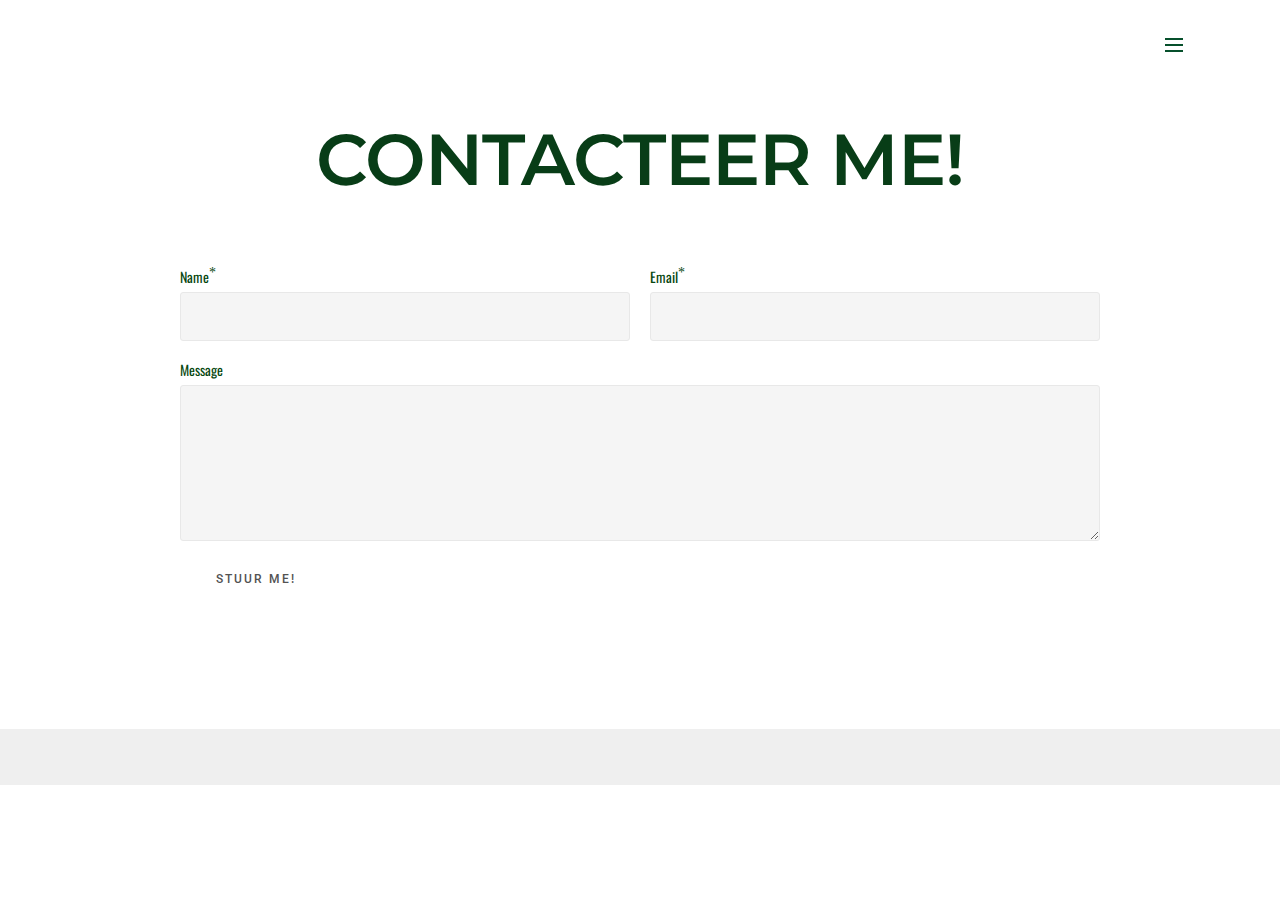
<file: contact.html>
<!DOCTYPE html>
<html>
<head>
  <!-- Site made with Mobirise Website Builder v3.12.1, https://mobirise.com -->
  <meta charset="UTF-8">
  <meta http-equiv="X-UA-Compatible" content="IE=edge">
  <meta name="generator" content="Mobirise v3.12.1, mobirise.com">
  <meta name="viewport" content="width=device-width, initial-scale=1">
  <link rel="shortcut icon" href="assets/images/logo.png" type="image/x-icon">
  <meta name="description" content="contact">
  
  <link rel="stylesheet" href="https://fonts.googleapis.com/css?family=Lora:400,700,400italic,700italic&amp;subset=latin">
  <link rel="stylesheet" href="https://fonts.googleapis.com/css?family=Montserrat:400,700">
  <link rel="stylesheet" href="https://fonts.googleapis.com/css?family=Raleway:100,100i,200,200i,300,300i,400,400i,500,500i,600,600i,700,700i,800,800i,900,900i">
  <link rel="stylesheet" href="assets/bootstrap-material-design-font/css/material.css">
  <link rel="stylesheet" href="assets/tether/tether.min.css">
  <link rel="stylesheet" href="assets/bootstrap/css/bootstrap.min.css">
  <link rel="stylesheet" href="assets/dropdown/css/style.css">
  <link rel="stylesheet" href="assets/theme/css/style.css">
  <link rel="stylesheet" href="assets/mobirise/css/mbr-additional.css" type="text/css">
  
  
  
</head>
<body>
<section id="menu-0">

    <nav class="navbar navbar-dropdown navbar-fixed-top">
        <div class="container">

            <div class="mbr-table">
                
                <div class="mbr-table-cell">

                    <button class="navbar-toggler pull-xs-right" type="button" data-toggle="collapse" data-target="#exCollapsingNavbar">
                        <div class="hamburger-icon"></div>
                    </button>

                    <ul class="nav-dropdown collapse pull-xs-right nav navbar-nav navbar-toggleable-xl" id="exCollapsingNavbar"><li class="nav-item dropdown"><a class="nav-link link dropdown-toggle" data-toggle="dropdown-submenu" href="https://mobirise.com/" aria-expanded="false">HALLO</a><div class="dropdown-menu"><a class="dropdown-item" href="About.html">Over mijzelf</a></div></li><li class="nav-item dropdown"><a class="nav-link link" href="index.html" aria-expanded="false">STARTPAGINA</a></li><li class="nav-item dropdown"><a class="nav-link link" href="3e jaar.html" aria-expanded="false">3E JAAR</a></li><li class="nav-item dropdown"><a class="nav-link link dropdown-toggle" href="index.html" aria-expanded="false" data-toggle="dropdown-submenu">2E JAAR</a><div class="dropdown-menu"><a class="dropdown-item" href="Brand.html">Brand</a><a class="dropdown-item" href="softsculptures.html">Soft sculptures</a></div></li><li class="nav-item"><a class="nav-link link" href="contact.html" aria-expanded="false">CONTACT</a></li><li class="nav-item nav-btn"><a class="nav-link btn btn-white-outline btn-white" href="https://mobirise.com/">DOWNLOAD</a></li></ul>
                    <button hidden="" class="navbar-toggler navbar-close" type="button" data-toggle="collapse" data-target="#exCollapsingNavbar">
                        <div class="close-icon"></div>
                    </button>

                </div>
            </div>

        </div>
    </nav>

</section>

<section class="engine"><a rel="external" href="https://mobirise.com">mobirise.com</a></section><section class="mbr-section mbr-after-navbar" id="form1-0" style="background-color: rgb(255, 255, 255); padding-top: 120px; padding-bottom: 120px;">
    
    <div class="mbr-section mbr-section__container mbr-section__container--middle">
        <div class="container">
            <div class="row">
                <div class="col-xs-12 text-xs-center">
                    <h3 class="mbr-section-title display-2">CONTACTEER ME!</h3>
                    
                </div>
            </div>
        </div>
    </div>
    <div class="mbr-section mbr-section-nopadding">
        <div class="container">
            <div class="row">
                <div class="col-xs-12 col-lg-10 col-lg-offset-1" data-form-type="formoid">


                    <div data-form-alert="true">
                        <div hidden="" data-form-alert-success="true" class="alert alert-form alert-success text-xs-center">Thanks for filling out form!</div>
                    </div>


                    <form action="https://mobirise.com/" method="post" data-form-title="CONTACTEER ME!">

                        <input type="hidden" value="gQhAqsjOYeun7cU0Lhkdg7dccuKEbGX5vaq/+YOKVAuK76XOqajttA3qpjobO5lj6IzDAxld7j6GaP2XO0HbXOWqLotRCp1XEfIsKwG1MaQMnsx6TZW6TAHO0KX+rtoy" data-form-email="true">

                        <div class="row row-sm-offset">

                            <div class="col-xs-12 col-md-6">
                                <div class="form-group">
                                    <label class="form-control-label" for="form1-0-name">Name<span class="form-asterisk">*</span></label>
                                    <input type="text" class="form-control" name="name" required="" data-form-field="Name" id="form1-0-name">
                                </div>
                            </div>

                            <div class="col-xs-12 col-md-6">
                                <div class="form-group">
                                    <label class="form-control-label" for="form1-0-email">Email<span class="form-asterisk">*</span></label>
                                    <input type="email" class="form-control" name="email" required="" data-form-field="Email" id="form1-0-email">
                                </div>
                            </div>

                            

                        </div>

                        <div class="form-group">
                            <label class="form-control-label" for="form1-0-message">Message</label>
                            <textarea class="form-control" name="message" rows="7" data-form-field="Message" id="form1-0-message"></textarea>
                        </div>

                        <div><button type="submit" class="btn btn-white">STUUR ME!</button></div>

                    </form>
                </div>
            </div>
        </div>
    </div>
</section>

<footer class="mbr-small-footer mbr-section mbr-section-nopadding" id="footer1-0" style="background-color: rgb(239, 239, 239); padding-top: 1.75rem; padding-bottom: 1.75rem;">
    
    <div class="container">
        <p class="text-xs-center"></p>
    </div>
</footer>


  <script src="assets/web/assets/jquery/jquery.min.js"></script>
  <script src="assets/tether/tether.min.js"></script>
  <script src="assets/bootstrap/js/bootstrap.min.js"></script>
  <script src="assets/smooth-scroll/smooth-scroll.js"></script>
  <script src="assets/dropdown/js/script.min.js"></script>
  <script src="assets/touch-swipe/jquery.touch-swipe.min.js"></script>
  <script src="assets/theme/js/script.js"></script>
  <script src="assets/formoid/formoid.min.js"></script>
  
  
</body>
</html>
</file>
<file: assets/bootstrap-material-design-font/css/material.css>
@font-face {
  font-family: 'Material-Design-Icons';
  src: url('../fonts/Material-Design-Icons.eot?3ocs8m');
  src: url('../fonts/Material-Design-Icons.eot?#iefix3ocs8m') format('embedded-opentype'), url('../fonts/Material-Design-Icons.woff?3ocs8m') format('woff'), url('../fonts/Material-Design-Icons.ttf?3ocs8m') format('truetype'), url('../fonts/Material-Design-Icons.svg?3ocs8m#Material-Design-Icons') format('svg');
  font-weight: normal;
  font-style: normal;
}
[class^="mdi-"],
[class*="mdi-"] {
  speak: none;
  display: inline-block;
  font-style: normal;
  font-variant:normal;
  font-weight:normal;
  /*font-size:24px;*/
  line-height:1;
  font-family:'Material-Design-Icons' !important;
  text-rendering: auto;
  
  -webkit-font-smoothing: antialiased;
  -moz-osx-font-smoothing: grayscale;
  -webkit-transform: translate(0, 0);
      -ms-transform: translate(0, 0);
          transform: translate(0, 0);
}
[class^="mdi-"]:before,
[class*="mdi-"]:before {
  display: inline-block;
  speak: none;
  text-decoration: inherit;
}
[class^="mdi-"].pull-left,
[class*="mdi-"].pull-left {
  margin-right: .3em;
}
[class^="mdi-"].pull-right,
[class*="mdi-"].pull-right {
  margin-left: .3em;
}
[class^="mdi-"].mdi-lg:before,
[class*="mdi-"].mdi-lg:before,
[class^="mdi-"].mdi-lg:after,
[class*="mdi-"].mdi-lg:after {
  font-size: 1.33333333em;
  line-height: 0.75em;
  vertical-align: -15%;
}
[class^="mdi-"].mdi-2x:before,
[class*="mdi-"].mdi-2x:before,
[class^="mdi-"].mdi-2x:after,
[class*="mdi-"].mdi-2x:after {
  font-size: 2em;
}
[class^="mdi-"].mdi-3x:before,
[class*="mdi-"].mdi-3x:before,
[class^="mdi-"].mdi-3x:after,
[class*="mdi-"].mdi-3x:after {
  font-size: 3em;
}
[class^="mdi-"].mdi-4x:before,
[class*="mdi-"].mdi-4x:before,
[class^="mdi-"].mdi-4x:after,
[class*="mdi-"].mdi-4x:after {
  font-size: 4em;
}
[class^="mdi-"].mdi-5x:before,
[class*="mdi-"].mdi-5x:before,
[class^="mdi-"].mdi-5x:after,
[class*="mdi-"].mdi-5x:after {
  font-size: 5em;
}
[class^="mdi-device-signal-cellular-"]:after,
[class^="mdi-device-battery-"]:after,
[class^="mdi-device-battery-charging-"]:after,
[class^="mdi-device-signal-cellular-connected-no-internet-"]:after,
[class^="mdi-device-signal-wifi-"]:after,
[class^="mdi-device-signal-wifi-statusbar-not-connected"]:after,
.mdi-device-network-wifi:after {
  opacity: .3;
  position: absolute;
  left: 0;
  top: 0;
  z-index: 1;
  display: inline-block;
  speak: none;
  text-decoration: inherit;
}
[class^="mdi-device-signal-cellular-"]:after {
  content: "\e758";
}
[class^="mdi-device-battery-"]:after {
  content: "\e735";
}
[class^="mdi-device-battery-charging-"]:after {
  content: "\e733";
}
[class^="mdi-device-signal-cellular-connected-no-internet-"]:after {
  content: "\e75d";
}
[class^="mdi-device-signal-wifi-"]:after,
.mdi-device-network-wifi:after {
  content: "\e765";
}
[class^="mdi-device-signal-wifi-statusbasr-not-connected"]:after {
  content: "\e8f7";
}
.mdi-device-signal-cellular-off:after,
.mdi-device-signal-cellular-null:after,
.mdi-device-signal-cellular-no-sim:after,
.mdi-device-signal-wifi-off:after,
.mdi-device-signal-wifi-4-bar:after,
.mdi-device-signal-cellular-4-bar:after,
.mdi-device-battery-alert:after,
.mdi-device-signal-cellular-connected-no-internet-4-bar:after,
.mdi-device-battery-std:after,
.mdi-device-battery-full .mdi-device-battery-unknown:after {
  content: "";
}
.mdi-fw {
  width: 1.28571429em;
  text-align: center;
}
.mdi-ul {
  padding-left: 0;
  margin-left: 2.14285714em;
  list-style-type: none;
}
.mdi-ul > li {
  position: relative;
}
.mdi-li {
  position: absolute;
  left: -2.14285714em;
  width: 2.14285714em;
  top: 0.14285714em;
  text-align: center;
}
.mdi-li.mdi-lg {
  left: -1.85714286em;
}
.mdi-border {
  padding: .2em .25em .15em;
  border: solid 0.08em #eeeeee;
  border-radius: .1em;
}
.mdi-spin {
  -webkit-animation: mdi-spin 2s infinite linear;
  animation: mdi-spin 2s infinite linear;
  -webkit-transform-origin: 50% 50%;
  -ms-transform-origin: 50% 50%;
      transform-origin: 50% 50%;
}
.mdi-pulse {
  -webkit-animation: mdi-spin 1s steps(8) infinite;
  animation: mdi-spin 1s steps(8) infinite;
  -webkit-transform-origin: 50% 50%;
  -ms-transform-origin: 50% 50%;
      transform-origin: 50% 50%;
}
@-webkit-keyframes mdi-spin {
  0% {
    -webkit-transform: rotate(0deg);
    transform: rotate(0deg);
  }
  100% {
    -webkit-transform: rotate(359deg);
    transform: rotate(359deg);
  }
}
@keyframes mdi-spin {
  0% {
    -webkit-transform: rotate(0deg);
    transform: rotate(0deg);
  }
  100% {
    -webkit-transform: rotate(359deg);
    transform: rotate(359deg);
  }
}
.mdi-rotate-90 {
  filter: progid:DXImageTransform.Microsoft.BasicImage(rotation=1);
  -webkit-transform: rotate(90deg);
  -ms-transform: rotate(90deg);
  transform: rotate(90deg);
}
.mdi-rotate-180 {
  filter: progid:DXImageTransform.Microsoft.BasicImage(rotation=2);
  -webkit-transform: rotate(180deg);
  -ms-transform: rotate(180deg);
  transform: rotate(180deg);
}
.mdi-rotate-270 {
  filter: progid:DXImageTransform.Microsoft.BasicImage(rotation=3);
  -webkit-transform: rotate(270deg);
  -ms-transform: rotate(270deg);
  transform: rotate(270deg);
}
.mdi-flip-horizontal {
  filter: progid:DXImageTransform.Microsoft.BasicImage(rotation=0, mirror=1);
  -webkit-transform: scale(-1, 1);
  -ms-transform: scale(-1, 1);
  transform: scale(-1, 1);
}
.mdi-flip-vertical {
  filter: progid:DXImageTransform.Microsoft.BasicImage(rotation=2, mirror=1);
  -webkit-transform: scale(1, -1);
  -ms-transform: scale(1, -1);
  transform: scale(1, -1);
}
:root .mdi-rotate-90,
:root .mdi-rotate-180,
:root .mdi-rotate-270,
:root .mdi-flip-horizontal,
:root .mdi-flip-vertical {
  -webkit-filter: none;
          filter: none;
}
.mdi-stack {
  position: relative;
  display: inline-block;
  width: 2em;
  height: 2em;
  line-height: 2em;
  vertical-align: middle;
}
.mdi-stack-1x,
.mdi-stack-2x {
  position: absolute;
  left: 0;
  width: 100%;
  text-align: center;
}
.mdi-stack-1x {
  line-height: inherit;
}
.mdi-stack-2x {
  font-size: 2em;
}
.mdi-inverse {
  color: #ffffff;
}
/* Start Icons */
.mdi-action-3d-rotation:before {
  content: "\e600";
}
.mdi-action-accessibility:before {
  content: "\e601";
}
.mdi-action-account-balance-wallet:before {
  content: "\e602";
}
.mdi-action-account-balance:before {
  content: "\e603";
}
.mdi-action-account-box:before {
  content: "\e604";
}
.mdi-action-account-child:before {
  content: "\e605";
}
.mdi-action-account-circle:before {
  content: "\e606";
}
.mdi-action-add-shopping-cart:before {
  content: "\e607";
}
.mdi-action-alarm-add:before {
  content: "\e608";
}
.mdi-action-alarm-off:before {
  content: "\e609";
}
.mdi-action-alarm-on:before {
  content: "\e60a";
}
.mdi-action-alarm:before {
  content: "\e60b";
}
.mdi-action-android:before {
  content: "\e60c";
}
.mdi-action-announcement:before {
  content: "\e60d";
}
.mdi-action-aspect-ratio:before {
  content: "\e60e";
}
.mdi-action-assessment:before {
  content: "\e60f";
}
.mdi-action-assignment-ind:before {
  content: "\e610";
}
.mdi-action-assignment-late:before {
  content: "\e611";
}
.mdi-action-assignment-return:before {
  content: "\e612";
}
.mdi-action-assignment-returned:before {
  content: "\e613";
}
.mdi-action-assignment-turned-in:before {
  content: "\e614";
}
.mdi-action-assignment:before {
  content: "\e615";
}
.mdi-action-autorenew:before {
  content: "\e616";
}
.mdi-action-backup:before {
  content: "\e617";
}
.mdi-action-book:before {
  content: "\e618";
}
.mdi-action-bookmark-outline:before {
  content: "\e619";
}
.mdi-action-bookmark:before {
  content: "\e61a";
}
.mdi-action-bug-report:before {
  content: "\e61b";
}
.mdi-action-cached:before {
  content: "\e61c";
}
.mdi-action-check-circle:before {
  content: "\e61d";
}
.mdi-action-class:before {
  content: "\e61e";
}
.mdi-action-credit-card:before {
  content: "\e61f";
}
.mdi-action-dashboard:before {
  content: "\e620";
}
.mdi-action-delete:before {
  content: "\e621";
}
.mdi-action-description:before {
  content: "\e622";
}
.mdi-action-dns:before {
  content: "\e623";
}
.mdi-action-done-all:before {
  content: "\e624";
}
.mdi-action-done:before {
  content: "\e625";
}
.mdi-action-event:before {
  content: "\e626";
}
.mdi-action-exit-to-app:before {
  content: "\e627";
}
.mdi-action-explore:before {
  content: "\e628";
}
.mdi-action-extension:before {
  content: "\e629";
}
.mdi-action-face-unlock:before {
  content: "\e62a";
}
.mdi-action-favorite-outline:before {
  content: "\e62b";
}
.mdi-action-favorite:before {
  content: "\e62c";
}
.mdi-action-find-in-page:before {
  content: "\e62d";
}
.mdi-action-find-replace:before {
  content: "\e62e";
}
.mdi-action-flip-to-back:before {
  content: "\e62f";
}
.mdi-action-flip-to-front:before {
  content: "\e630";
}
.mdi-action-get-app:before {
  content: "\e631";
}
.mdi-action-grade:before {
  content: "\e632";
}
.mdi-action-group-work:before {
  content: "\e633";
}
.mdi-action-help:before {
  content: "\e634";
}
.mdi-action-highlight-remove:before {
  content: "\e635";
}
.mdi-action-history:before {
  content: "\e636";
}
.mdi-action-home:before {
  content: "\e637";
}
.mdi-action-https:before {
  content: "\e638";
}
.mdi-action-info-outline:before {
  content: "\e639";
}
.mdi-action-info:before {
  content: "\e63a";
}
.mdi-action-input:before {
  content: "\e63b";
}
.mdi-action-invert-colors:before {
  content: "\e63c";
}
.mdi-action-label-outline:before {
  content: "\e63d";
}
.mdi-action-label:before {
  content: "\e63e";
}
.mdi-action-language:before {
  content: "\e63f";
}
.mdi-action-launch:before {
  content: "\e640";
}
.mdi-action-list:before {
  content: "\e641";
}
.mdi-action-lock-open:before {
  content: "\e642";
}
.mdi-action-lock-outline:before {
  content: "\e643";
}
.mdi-action-lock:before {
  content: "\e644";
}
.mdi-action-loyalty:before {
  content: "\e645";
}
.mdi-action-markunread-mailbox:before {
  content: "\e646";
}
.mdi-action-note-add:before {
  content: "\e647";
}
.mdi-action-open-in-browser:before {
  content: "\e648";
}
.mdi-action-open-in-new:before {
  content: "\e649";
}
.mdi-action-open-with:before {
  content: "\e64a";
}
.mdi-action-pageview:before {
  content: "\e64b";
}
.mdi-action-payment:before {
  content: "\e64c";
}
.mdi-action-perm-camera-mic:before {
  content: "\e64d";
}
.mdi-action-perm-contact-cal:before {
  content: "\e64e";
}
.mdi-action-perm-data-setting:before {
  content: "\e64f";
}
.mdi-action-perm-device-info:before {
  content: "\e650";
}
.mdi-action-perm-identity:before {
  content: "\e651";
}
.mdi-action-perm-media:before {
  content: "\e652";
}
.mdi-action-perm-phone-msg:before {
  content: "\e653";
}
.mdi-action-perm-scan-wifi:before {
  content: "\e654";
}
.mdi-action-picture-in-picture:before {
  content: "\e655";
}
.mdi-action-polymer:before {
  content: "\e656";
}
.mdi-action-print:before {
  content: "\e657";
}
.mdi-action-query-builder:before {
  content: "\e658";
}
.mdi-action-question-answer:before {
  content: "\e659";
}
.mdi-action-receipt:before {
  content: "\e65a";
}
.mdi-action-redeem:before {
  content: "\e65b";
}
.mdi-action-reorder:before {
  content: "\e65c";
}
.mdi-action-report-problem:before {
  content: "\e65d";
}
.mdi-action-restore:before {
  content: "\e65e";
}
.mdi-action-room:before {
  content: "\e65f";
}
.mdi-action-schedule:before {
  content: "\e660";
}
.mdi-action-search:before {
  content: "\e661";
}
.mdi-action-settings-applications:before {
  content: "\e662";
}
.mdi-action-settings-backup-restore:before {
  content: "\e663";
}
.mdi-action-settings-bluetooth:before {
  content: "\e664";
}
.mdi-action-settings-cell:before {
  content: "\e665";
}
.mdi-action-settings-display:before {
  content: "\e666";
}
.mdi-action-settings-ethernet:before {
  content: "\e667";
}
.mdi-action-settings-input-antenna:before {
  content: "\e668";
}
.mdi-action-settings-input-component:before {
  content: "\e669";
}
.mdi-action-settings-input-composite:before {
  content: "\e66a";
}
.mdi-action-settings-input-hdmi:before {
  content: "\e66b";
}
.mdi-action-settings-input-svideo:before {
  content: "\e66c";
}
.mdi-action-settings-overscan:before {
  content: "\e66d";
}
.mdi-action-settings-phone:before {
  content: "\e66e";
}
.mdi-action-settings-power:before {
  content: "\e66f";
}
.mdi-action-settings-remote:before {
  content: "\e670";
}
.mdi-action-settings-voice:before {
  content: "\e671";
}
.mdi-action-settings:before {
  content: "\e672";
}
.mdi-action-shop-two:before {
  content: "\e673";
}
.mdi-action-shop:before {
  content: "\e674";
}
.mdi-action-shopping-basket:before {
  content: "\e675";
}
.mdi-action-shopping-cart:before {
  content: "\e676";
}
.mdi-action-speaker-notes:before {
  content: "\e677";
}
.mdi-action-spellcheck:before {
  content: "\e678";
}
.mdi-action-star-rate:before {
  content: "\e679";
}
.mdi-action-stars:before {
  content: "\e67a";
}
.mdi-action-store:before {
  content: "\e67b";
}
.mdi-action-subject:before {
  content: "\e67c";
}
.mdi-action-supervisor-account:before {
  content: "\e67d";
}
.mdi-action-swap-horiz:before {
  content: "\e67e";
}
.mdi-action-swap-vert-circle:before {
  content: "\e67f";
}
.mdi-action-swap-vert:before {
  content: "\e680";
}
.mdi-action-system-update-tv:before {
  content: "\e681";
}
.mdi-action-tab-unselected:before {
  content: "\e682";
}
.mdi-action-tab:before {
  content: "\e683";
}
.mdi-action-theaters:before {
  content: "\e684";
}
.mdi-action-thumb-down:before {
  content: "\e685";
}
.mdi-action-thumb-up:before {
  content: "\e686";
}
.mdi-action-thumbs-up-down:before {
  content: "\e687";
}
.mdi-action-toc:before {
  content: "\e688";
}
.mdi-action-today:before {
  content: "\e689";
}
.mdi-action-track-changes:before {
  content: "\e68a";
}
.mdi-action-translate:before {
  content: "\e68b";
}
.mdi-action-trending-down:before {
  content: "\e68c";
}
.mdi-action-trending-neutral:before {
  content: "\e68d";
}
.mdi-action-trending-up:before {
  content: "\e68e";
}
.mdi-action-turned-in-not:before {
  content: "\e68f";
}
.mdi-action-turned-in:before {
  content: "\e690";
}
.mdi-action-verified-user:before {
  content: "\e691";
}
.mdi-action-view-agenda:before {
  content: "\e692";
}
.mdi-action-view-array:before {
  content: "\e693";
}
.mdi-action-view-carousel:before {
  content: "\e694";
}
.mdi-action-view-column:before {
  content: "\e695";
}
.mdi-action-view-day:before {
  content: "\e696";
}
.mdi-action-view-headline:before {
  content: "\e697";
}
.mdi-action-view-list:before {
  content: "\e698";
}
.mdi-action-view-module:before {
  content: "\e699";
}
.mdi-action-view-quilt:before {
  content: "\e69a";
}
.mdi-action-view-stream:before {
  content: "\e69b";
}
.mdi-action-view-week:before {
  content: "\e69c";
}
.mdi-action-visibility-off:before {
  content: "\e69d";
}
.mdi-action-visibility:before {
  content: "\e69e";
}
.mdi-action-wallet-giftcard:before {
  content: "\e69f";
}
.mdi-action-wallet-membership:before {
  content: "\e6a0";
}
.mdi-action-wallet-travel:before {
  content: "\e6a1";
}
.mdi-action-work:before {
  content: "\e6a2";
}
.mdi-alert-error:before {
  content: "\e6a3";
}
.mdi-alert-warning:before {
  content: "\e6a4";
}
.mdi-av-album:before {
  content: "\e6a5";
}
.mdi-av-closed-caption:before {
  content: "\e6a6";
}
.mdi-av-equalizer:before {
  content: "\e6a7";
}
.mdi-av-explicit:before {
  content: "\e6a8";
}
.mdi-av-fast-forward:before {
  content: "\e6a9";
}
.mdi-av-fast-rewind:before {
  content: "\e6aa";
}
.mdi-av-games:before {
  content: "\e6ab";
}
.mdi-av-hearing:before {
  content: "\e6ac";
}
.mdi-av-high-quality:before {
  content: "\e6ad";
}
.mdi-av-loop:before {
  content: "\e6ae";
}
.mdi-av-mic-none:before {
  content: "\e6af";
}
.mdi-av-mic-off:before {
  content: "\e6b0";
}
.mdi-av-mic:before {
  content: "\e6b1";
}
.mdi-av-movie:before {
  content: "\e6b2";
}
.mdi-av-my-library-add:before {
  content: "\e6b3";
}
.mdi-av-my-library-books:before {
  content: "\e6b4";
}
.mdi-av-my-library-music:before {
  content: "\e6b5";
}
.mdi-av-new-releases:before {
  content: "\e6b6";
}
.mdi-av-not-interested:before {
  content: "\e6b7";
}
.mdi-av-pause-circle-fill:before {
  content: "\e6b8";
}
.mdi-av-pause-circle-outline:before {
  content: "\e6b9";
}
.mdi-av-pause:before {
  content: "\e6ba";
}
.mdi-av-play-arrow:before {
  content: "\e6bb";
}
.mdi-av-play-circle-fill:before {
  content: "\e6bc";
}
.mdi-av-play-circle-outline:before {
  content: "\e6bd";
}
.mdi-av-play-shopping-bag:before {
  content: "\e6be";
}
.mdi-av-playlist-add:before {
  content: "\e6bf";
}
.mdi-av-queue-music:before {
  content: "\e6c0";
}
.mdi-av-queue:before {
  content: "\e6c1";
}
.mdi-av-radio:before {
  content: "\e6c2";
}
.mdi-av-recent-actors:before {
  content: "\e6c3";
}
.mdi-av-repeat-one:before {
  content: "\e6c4";
}
.mdi-av-repeat:before {
  content: "\e6c5";
}
.mdi-av-replay:before {
  content: "\e6c6";
}
.mdi-av-shuffle:before {
  content: "\e6c7";
}
.mdi-av-skip-next:before {
  content: "\e6c8";
}
.mdi-av-skip-previous:before {
  content: "\e6c9";
}
.mdi-av-snooze:before {
  content: "\e6ca";
}
.mdi-av-stop:before {
  content: "\e6cb";
}
.mdi-av-subtitles:before {
  content: "\e6cc";
}
.mdi-av-surround-sound:before {
  content: "\e6cd";
}
.mdi-av-timer:before {
  content: "\e6ce";
}
.mdi-av-video-collection:before {
  content: "\e6cf";
}
.mdi-av-videocam-off:before {
  content: "\e6d0";
}
.mdi-av-videocam:before {
  content: "\e6d1";
}
.mdi-av-volume-down:before {
  content: "\e6d2";
}
.mdi-av-volume-mute:before {
  content: "\e6d3";
}
.mdi-av-volume-off:before {
  content: "\e6d4";
}
.mdi-av-volume-up:before {
  content: "\e6d5";
}
.mdi-av-web:before {
  content: "\e6d6";
}
.mdi-communication-business:before {
  content: "\e6d7";
}
.mdi-communication-call-end:before {
  content: "\e6d8";
}
.mdi-communication-call-made:before {
  content: "\e6d9";
}
.mdi-communication-call-merge:before {
  content: "\e6da";
}
.mdi-communication-call-missed:before {
  content: "\e6db";
}
.mdi-communication-call-received:before {
  content: "\e6dc";
}
.mdi-communication-call-split:before {
  content: "\e6dd";
}
.mdi-communication-call:before {
  content: "\e6de";
}
.mdi-communication-chat:before {
  content: "\e6df";
}
.mdi-communication-clear-all:before {
  content: "\e6e0";
}
.mdi-communication-comment:before {
  content: "\e6e1";
}
.mdi-communication-contacts:before {
  content: "\e6e2";
}
.mdi-communication-dialer-sip:before {
  content: "\e6e3";
}
.mdi-communication-dialpad:before {
  content: "\e6e4";
}
.mdi-communication-dnd-on:before {
  content: "\e6e5";
}
.mdi-communication-email:before {
  content: "\e6e6";
}
.mdi-communication-forum:before {
  content: "\e6e7";
}
.mdi-communication-import-export:before {
  content: "\e6e8";
}
.mdi-communication-invert-colors-off:before {
  content: "\e6e9";
}
.mdi-communication-invert-colors-on:before {
  content: "\e6ea";
}
.mdi-communication-live-help:before {
  content: "\e6eb";
}
.mdi-communication-location-off:before {
  content: "\e6ec";
}
.mdi-communication-location-on:before {
  content: "\e6ed";
}
.mdi-communication-message:before {
  content: "\e6ee";
}
.mdi-communication-messenger:before {
  content: "\e6ef";
}
.mdi-communication-no-sim:before {
  content: "\e6f0";
}
.mdi-communication-phone:before {
  content: "\e6f1";
}
.mdi-communication-portable-wifi-off:before {
  content: "\e6f2";
}
.mdi-communication-quick-contacts-dialer:before {
  content: "\e6f3";
}
.mdi-communication-quick-contacts-mail:before {
  content: "\e6f4";
}
.mdi-communication-ring-volume:before {
  content: "\e6f5";
}
.mdi-communication-stay-current-landscape:before {
  content: "\e6f6";
}
.mdi-communication-stay-current-portrait:before {
  content: "\e6f7";
}
.mdi-communication-stay-primary-landscape:before {
  content: "\e6f8";
}
.mdi-communication-stay-primary-portrait:before {
  content: "\e6f9";
}
.mdi-communication-swap-calls:before {
  content: "\e6fa";
}
.mdi-communication-textsms:before {
  content: "\e6fb";
}
.mdi-communication-voicemail:before {
  content: "\e6fc";
}
.mdi-communication-vpn-key:before {
  content: "\e6fd";
}
.mdi-content-add-box:before {
  content: "\e6fe";
}
.mdi-content-add-circle-outline:before {
  content: "\e6ff";
}
.mdi-content-add-circle:before {
  content: "\e700";
}
.mdi-content-add:before {
  content: "\e701";
}
.mdi-content-archive:before {
  content: "\e702";
}
.mdi-content-backspace:before {
  content: "\e703";
}
.mdi-content-block:before {
  content: "\e704";
}
.mdi-content-clear:before {
  content: "\e705";
}
.mdi-content-content-copy:before {
  content: "\e706";
}
.mdi-content-content-cut:before {
  content: "\e707";
}
.mdi-content-content-paste:before {
  content: "\e708";
}
.mdi-content-create:before {
  content: "\e709";
}
.mdi-content-drafts:before {
  content: "\e70a";
}
.mdi-content-filter-list:before {
  content: "\e70b";
}
.mdi-content-flag:before {
  content: "\e70c";
}
.mdi-content-forward:before {
  content: "\e70d";
}
.mdi-content-gesture:before {
  content: "\e70e";
}
.mdi-content-inbox:before {
  content: "\e70f";
}
.mdi-content-link:before {
  content: "\e710";
}
.mdi-content-mail:before {
  content: "\e711";
}
.mdi-content-markunread:before {
  content: "\e712";
}
.mdi-content-redo:before {
  content: "\e713";
}
.mdi-content-remove-circle-outline:before {
  content: "\e714";
}
.mdi-content-remove-circle:before {
  content: "\e715";
}
.mdi-content-remove:before {
  content: "\e716";
}
.mdi-content-reply-all:before {
  content: "\e717";
}
.mdi-content-reply:before {
  content: "\e718";
}
.mdi-content-report:before {
  content: "\e719";
}
.mdi-content-save:before {
  content: "\e71a";
}
.mdi-content-select-all:before {
  content: "\e71b";
}
.mdi-content-send:before {
  content: "\e71c";
}
.mdi-content-sort:before {
  content: "\e71d";
}
.mdi-content-text-format:before {
  content: "\e71e";
}
.mdi-content-undo:before {
  content: "\e71f";
}
.mdi-editor-attach-file:before {
  content: "\e776";
}
.mdi-editor-attach-money:before {
  content: "\e777";
}
.mdi-editor-border-all:before {
  content: "\e778";
}
.mdi-editor-border-bottom:before {
  content: "\e779";
}
.mdi-editor-border-clear:before {
  content: "\e77a";
}
.mdi-editor-border-color:before {
  content: "\e77b";
}
.mdi-editor-border-horizontal:before {
  content: "\e77c";
}
.mdi-editor-border-inner:before {
  content: "\e77d";
}
.mdi-editor-border-left:before {
  content: "\e77e";
}
.mdi-editor-border-outer:before {
  content: "\e77f";
}
.mdi-editor-border-right:before {
  content: "\e780";
}
.mdi-editor-border-style:before {
  content: "\e781";
}
.mdi-editor-border-top:before {
  content: "\e782";
}
.mdi-editor-border-vertical:before {
  content: "\e783";
}
.mdi-editor-format-align-center:before {
  content: "\e784";
}
.mdi-editor-format-align-justify:before {
  content: "\e785";
}
.mdi-editor-format-align-left:before {
  content: "\e786";
}
.mdi-editor-format-align-right:before {
  content: "\e787";
}
.mdi-editor-format-bold:before {
  content: "\e788";
}
.mdi-editor-format-clear:before {
  content: "\e789";
}
.mdi-editor-format-color-fill:before {
  content: "\e78a";
}
.mdi-editor-format-color-reset:before {
  content: "\e78b";
}
.mdi-editor-format-color-text:before {
  content: "\e78c";
}
.mdi-editor-format-indent-decrease:before {
  content: "\e78d";
}
.mdi-editor-format-indent-increase:before {
  content: "\e78e";
}
.mdi-editor-format-italic:before {
  content: "\e78f";
}
.mdi-editor-format-line-spacing:before {
  content: "\e790";
}
.mdi-editor-format-list-bulleted:before {
  content: "\e791";
}
.mdi-editor-format-list-numbered:before {
  content: "\e792";
}
.mdi-editor-format-paint:before {
  content: "\e793";
}
.mdi-editor-format-quote:before {
  content: "\e794";
}
.mdi-editor-format-size:before {
  content: "\e795";
}
.mdi-editor-format-strikethrough:before {
  content: "\e796";
}
.mdi-editor-format-textdirection-l-to-r:before {
  content: "\e797";
}
.mdi-editor-format-textdirection-r-to-l:before {
  content: "\e798";
}
.mdi-editor-format-underline:before {
  content: "\e799";
}
.mdi-editor-functions:before {
  content: "\e79a";
}
.mdi-editor-insert-chart:before {
  content: "\e79b";
}
.mdi-editor-insert-comment:before {
  content: "\e79c";
}
.mdi-editor-insert-drive-file:before {
  content: "\e79d";
}
.mdi-editor-insert-emoticon:before {
  content: "\e79e";
}
.mdi-editor-insert-invitation:before {
  content: "\e79f";
}
.mdi-editor-insert-link:before {
  content: "\e7a0";
}
.mdi-editor-insert-photo:before {
  content: "\e7a1";
}
.mdi-editor-merge-type:before {
  content: "\e7a2";
}
.mdi-editor-mode-comment:before {
  content: "\e7a3";
}
.mdi-editor-mode-edit:before {
  content: "\e7a4";
}
.mdi-editor-publish:before {
  content: "\e7a5";
}
.mdi-editor-vertical-align-bottom:before {
  content: "\e7a6";
}
.mdi-editor-vertical-align-center:before {
  content: "\e7a7";
}
.mdi-editor-vertical-align-top:before {
  content: "\e7a8";
}
.mdi-editor-wrap-text:before {
  content: "\e7a9";
}
.mdi-file-attachment:before {
  content: "\e7aa";
}
.mdi-file-cloud-circle:before {
  content: "\e7ab";
}
.mdi-file-cloud-done:before {
  content: "\e7ac";
}
.mdi-file-cloud-download:before {
  content: "\e7ad";
}
.mdi-file-cloud-off:before {
  content: "\e7ae";
}
.mdi-file-cloud-queue:before {
  content: "\e7af";
}
.mdi-file-cloud-upload:before {
  content: "\e7b0";
}
.mdi-file-cloud:before {
  content: "\e7b1";
}
.mdi-file-file-download:before {
  content: "\e7b2";
}
.mdi-file-file-upload:before {
  content: "\e7b3";
}
.mdi-file-folder-open:before {
  content: "\e7b4";
}
.mdi-file-folder-shared:before {
  content: "\e7b5";
}
.mdi-file-folder:before {
  content: "\e7b6";
}
.mdi-device-access-alarm:before {
  content: "\e720";
}
.mdi-device-access-alarms:before {
  content: "\e721";
}
.mdi-device-access-time:before {
  content: "\e722";
}
.mdi-device-add-alarm:before {
  content: "\e723";
}
.mdi-device-airplanemode-off:before {
  content: "\e724";
}
.mdi-device-airplanemode-on:before {
  content: "\e725";
}
.mdi-device-battery-20:before {
  content: "\e726";
}
.mdi-device-battery-30:before {
  content: "\e727";
}
.mdi-device-battery-50:before {
  content: "\e728";
}
.mdi-device-battery-60:before {
  content: "\e729";
}
.mdi-device-battery-80:before {
  content: "\e72a";
}
.mdi-device-battery-90:before {
  content: "\e72b";
}
.mdi-device-battery-alert:before {
  content: "\e72c";
}
.mdi-device-battery-charging-20:before {
  content: "\e72d";
}
.mdi-device-battery-charging-30:before {
  content: "\e72e";
}
.mdi-device-battery-charging-50:before {
  content: "\e72f";
}
.mdi-device-battery-charging-60:before {
  content: "\e730";
}
.mdi-device-battery-charging-80:before {
  content: "\e731";
}
.mdi-device-battery-charging-90:before {
  content: "\e732";
}
.mdi-device-battery-charging-full:before {
  content: "\e733";
}
.mdi-device-battery-full:before {
  content: "\e734";
}
.mdi-device-battery-std:before {
  content: "\e735";
}
.mdi-device-battery-unknown:before {
  content: "\e736";
}
.mdi-device-bluetooth-connected:before {
  content: "\e737";
}
.mdi-device-bluetooth-disabled:before {
  content: "\e738";
}
.mdi-device-bluetooth-searching:before {
  content: "\e739";
}
.mdi-device-bluetooth:before {
  content: "\e73a";
}
.mdi-device-brightness-auto:before {
  content: "\e73b";
}
.mdi-device-brightness-high:before {
  content: "\e73c";
}
.mdi-device-brightness-low:before {
  content: "\e73d";
}
.mdi-device-brightness-medium:before {
  content: "\e73e";
}
.mdi-device-data-usage:before {
  content: "\e73f";
}
.mdi-device-developer-mode:before {
  content: "\e740";
}
.mdi-device-devices:before {
  content: "\e741";
}
.mdi-device-dvr:before {
  content: "\e742";
}
.mdi-device-gps-fixed:before {
  content: "\e743";
}
.mdi-device-gps-not-fixed:before {
  content: "\e744";
}
.mdi-device-gps-off:before {
  content: "\e745";
}
.mdi-device-location-disabled:before {
  content: "\e746";
}
.mdi-device-location-searching:before {
  content: "\e747";
}
.mdi-device-multitrack-audio:before {
  content: "\e748";
}
.mdi-device-network-cell:before {
  content: "\e749";
}
.mdi-device-network-wifi:before {
  content: "\e74a";
}
.mdi-device-nfc:before {
  content: "\e74b";
}
.mdi-device-now-wallpaper:before {
  content: "\e74c";
}
.mdi-device-now-widgets:before {
  content: "\e74d";
}
.mdi-device-screen-lock-landscape:before {
  content: "\e74e";
}
.mdi-device-screen-lock-portrait:before {
  content: "\e74f";
}
.mdi-device-screen-lock-rotation:before {
  content: "\e750";
}
.mdi-device-screen-rotation:before {
  content: "\e751";
}
.mdi-device-sd-storage:before {
  content: "\e752";
}
.mdi-device-settings-system-daydream:before {
  content: "\e753";
}
.mdi-device-signal-cellular-0-bar:before {
  content: "\e754";
}
.mdi-device-signal-cellular-1-bar:before {
  content: "\e755";
}
.mdi-device-signal-cellular-2-bar:before {
  content: "\e756";
}
.mdi-device-signal-cellular-3-bar:before {
  content: "\e757";
}
.mdi-device-signal-cellular-4-bar:before {
  content: "\e758";
}
.mdi-signal-wifi-statusbar-connected-no-internet-after:before {
  content: "\e8f6";
}
.mdi-device-signal-cellular-connected-no-internet-0-bar:before {
  content: "\e759";
}
.mdi-device-signal-cellular-connected-no-internet-1-bar:before {
  content: "\e75a";
}
.mdi-device-signal-cellular-connected-no-internet-2-bar:before {
  content: "\e75b";
}
.mdi-device-signal-cellular-connected-no-internet-3-bar:before {
  content: "\e75c";
}
.mdi-device-signal-cellular-connected-no-internet-4-bar:before {
  content: "\e75d";
}
.mdi-device-signal-cellular-no-sim:before {
  content: "\e75e";
}
.mdi-device-signal-cellular-null:before {
  content: "\e75f";
}
.mdi-device-signal-cellular-off:before {
  content: "\e760";
}
.mdi-device-signal-wifi-0-bar:before {
  content: "\e761";
}
.mdi-device-signal-wifi-1-bar:before {
  content: "\e762";
}
.mdi-device-signal-wifi-2-bar:before {
  content: "\e763";
}
.mdi-device-signal-wifi-3-bar:before {
  content: "\e764";
}
.mdi-device-signal-wifi-4-bar:before {
  content: "\e765";
}
.mdi-device-signal-wifi-off:before {
  content: "\e766";
}
.mdi-device-signal-wifi-statusbar-1-bar:before {
  content: "\e767";
}
.mdi-device-signal-wifi-statusbar-2-bar:before {
  content: "\e768";
}
.mdi-device-signal-wifi-statusbar-3-bar:before {
  content: "\e769";
}
.mdi-device-signal-wifi-statusbar-4-bar:before {
  content: "\e76a";
}
.mdi-device-signal-wifi-statusbar-connected-no-internet-:before {
  content: "\e76b";
}
.mdi-device-signal-wifi-statusbar-connected-no-internet:before {
  content: "\e76f";
}
.mdi-device-signal-wifi-statusbar-connected-no-internet-2:before {
  content: "\e76c";
}
.mdi-device-signal-wifi-statusbar-connected-no-internet-3:before {
  content: "\e76d";
}
.mdi-device-signal-wifi-statusbar-connected-no-internet-4:before {
  content: "\e76e";
}
.mdi-signal-wifi-statusbar-not-connected-after:before {
  content: "\e8f7";
}
.mdi-device-signal-wifi-statusbar-not-connected:before {
  content: "\e770";
}
.mdi-device-signal-wifi-statusbar-null:before {
  content: "\e771";
}
.mdi-device-storage:before {
  content: "\e772";
}
.mdi-device-usb:before {
  content: "\e773";
}
.mdi-device-wifi-lock:before {
  content: "\e774";
}
.mdi-device-wifi-tethering:before {
  content: "\e775";
}
.mdi-hardware-cast-connected:before {
  content: "\e7b7";
}
.mdi-hardware-cast:before {
  content: "\e7b8";
}
.mdi-hardware-computer:before {
  content: "\e7b9";
}
.mdi-hardware-desktop-mac:before {
  content: "\e7ba";
}
.mdi-hardware-desktop-windows:before {
  content: "\e7bb";
}
.mdi-hardware-dock:before {
  content: "\e7bc";
}
.mdi-hardware-gamepad:before {
  content: "\e7bd";
}
.mdi-hardware-headset-mic:before {
  content: "\e7be";
}
.mdi-hardware-headset:before {
  content: "\e7bf";
}
.mdi-hardware-keyboard-alt:before {
  content: "\e7c0";
}
.mdi-hardware-keyboard-arrow-down:before {
  content: "\e7c1";
}
.mdi-hardware-keyboard-arrow-left:before {
  content: "\e7c2";
}
.mdi-hardware-keyboard-arrow-right:before {
  content: "\e7c3";
}
.mdi-hardware-keyboard-arrow-up:before {
  content: "\e7c4";
}
.mdi-hardware-keyboard-backspace:before {
  content: "\e7c5";
}
.mdi-hardware-keyboard-capslock:before {
  content: "\e7c6";
}
.mdi-hardware-keyboard-control:before {
  content: "\e7c7";
}
.mdi-hardware-keyboard-hide:before {
  content: "\e7c8";
}
.mdi-hardware-keyboard-return:before {
  content: "\e7c9";
}
.mdi-hardware-keyboard-tab:before {
  content: "\e7ca";
}
.mdi-hardware-keyboard-voice:before {
  content: "\e7cb";
}
.mdi-hardware-keyboard:before {
  content: "\e7cc";
}
.mdi-hardware-laptop-chromebook:before {
  content: "\e7cd";
}
.mdi-hardware-laptop-mac:before {
  content: "\e7ce";
}
.mdi-hardware-laptop-windows:before {
  content: "\e7cf";
}
.mdi-hardware-laptop:before {
  content: "\e7d0";
}
.mdi-hardware-memory:before {
  content: "\e7d1";
}
.mdi-hardware-mouse:before {
  content: "\e7d2";
}
.mdi-hardware-phone-android:before {
  content: "\e7d3";
}
.mdi-hardware-phone-iphone:before {
  content: "\e7d4";
}
.mdi-hardware-phonelink-off:before {
  content: "\e7d5";
}
.mdi-hardware-phonelink:before {
  content: "\e7d6";
}
.mdi-hardware-security:before {
  content: "\e7d7";
}
.mdi-hardware-sim-card:before {
  content: "\e7d8";
}
.mdi-hardware-smartphone:before {
  content: "\e7d9";
}
.mdi-hardware-speaker:before {
  content: "\e7da";
}
.mdi-hardware-tablet-android:before {
  content: "\e7db";
}
.mdi-hardware-tablet-mac:before {
  content: "\e7dc";
}
.mdi-hardware-tablet:before {
  content: "\e7dd";
}
.mdi-hardware-tv:before {
  content: "\e7de";
}
.mdi-hardware-watch:before {
  content: "\e7df";
}
.mdi-image-add-to-photos:before {
  content: "\e7e0";
}
.mdi-image-adjust:before {
  content: "\e7e1";
}
.mdi-image-assistant-photo:before {
  content: "\e7e2";
}
.mdi-image-audiotrack:before {
  content: "\e7e3";
}
.mdi-image-blur-circular:before {
  content: "\e7e4";
}
.mdi-image-blur-linear:before {
  content: "\e7e5";
}
.mdi-image-blur-off:before {
  content: "\e7e6";
}
.mdi-image-blur-on:before {
  content: "\e7e7";
}
.mdi-image-brightness-1:before {
  content: "\e7e8";
}
.mdi-image-brightness-2:before {
  content: "\e7e9";
}
.mdi-image-brightness-3:before {
  content: "\e7ea";
}
.mdi-image-brightness-4:before {
  content: "\e7eb";
}
.mdi-image-brightness-5:before {
  content: "\e7ec";
}
.mdi-image-brightness-6:before {
  content: "\e7ed";
}
.mdi-image-brightness-7:before {
  content: "\e7ee";
}
.mdi-image-brush:before {
  content: "\e7ef";
}
.mdi-image-camera-alt:before {
  content: "\e7f0";
}
.mdi-image-camera-front:before {
  content: "\e7f1";
}
.mdi-image-camera-rear:before {
  content: "\e7f2";
}
.mdi-image-camera-roll:before {
  content: "\e7f3";
}
.mdi-image-camera:before {
  content: "\e7f4";
}
.mdi-image-center-focus-strong:before {
  content: "\e7f5";
}
.mdi-image-center-focus-weak:before {
  content: "\e7f6";
}
.mdi-image-collections:before {
  content: "\e7f7";
}
.mdi-image-color-lens:before {
  content: "\e7f8";
}
.mdi-image-colorize:before {
  content: "\e7f9";
}
.mdi-image-compare:before {
  content: "\e7fa";
}
.mdi-image-control-point-duplicate:before {
  content: "\e7fb";
}
.mdi-image-control-point:before {
  content: "\e7fc";
}
.mdi-image-crop-3-2:before {
  content: "\e7fd";
}
.mdi-image-crop-5-4:before {
  content: "\e7fe";
}
.mdi-image-crop-7-5:before {
  content: "\e7ff";
}
.mdi-image-crop-16-9:before {
  content: "\e800";
}
.mdi-image-crop-din:before {
  content: "\e801";
}
.mdi-image-crop-free:before {
  content: "\e802";
}
.mdi-image-crop-landscape:before {
  content: "\e803";
}
.mdi-image-crop-original:before {
  content: "\e804";
}
.mdi-image-crop-portrait:before {
  content: "\e805";
}
.mdi-image-crop-square:before {
  content: "\e806";
}
.mdi-image-crop:before {
  content: "\e807";
}
.mdi-image-dehaze:before {
  content: "\e808";
}
.mdi-image-details:before {
  content: "\e809";
}
.mdi-image-edit:before {
  content: "\e80a";
}
.mdi-image-exposure-minus-1:before {
  content: "\e80b";
}
.mdi-image-exposure-minus-2:before {
  content: "\e80c";
}
.mdi-image-exposure-plus-1:before {
  content: "\e80d";
}
.mdi-image-exposure-plus-2:before {
  content: "\e80e";
}
.mdi-image-exposure-zero:before {
  content: "\e80f";
}
.mdi-image-exposure:before {
  content: "\e810";
}
.mdi-image-filter-1:before {
  content: "\e811";
}
.mdi-image-filter-2:before {
  content: "\e812";
}
.mdi-image-filter-3:before {
  content: "\e813";
}
.mdi-image-filter-4:before {
  content: "\e814";
}
.mdi-image-filter-5:before {
  content: "\e815";
}
.mdi-image-filter-6:before {
  content: "\e816";
}
.mdi-image-filter-7:before {
  content: "\e817";
}
.mdi-image-filter-8:before {
  content: "\e818";
}
.mdi-image-filter-9-plus:before {
  content: "\e819";
}
.mdi-image-filter-9:before {
  content: "\e81a";
}
.mdi-image-filter-b-and-w:before {
  content: "\e81b";
}
.mdi-image-filter-center-focus:before {
  content: "\e81c";
}
.mdi-image-filter-drama:before {
  content: "\e81d";
}
.mdi-image-filter-frames:before {
  content: "\e81e";
}
.mdi-image-filter-hdr:before {
  content: "\e81f";
}
.mdi-image-filter-none:before {
  content: "\e820";
}
.mdi-image-filter-tilt-shift:before {
  content: "\e821";
}
.mdi-image-filter-vintage:before {
  content: "\e822";
}
.mdi-image-filter:before {
  content: "\e823";
}
.mdi-image-flare:before {
  content: "\e824";
}
.mdi-image-flash-auto:before {
  content: "\e825";
}
.mdi-image-flash-off:before {
  content: "\e826";
}
.mdi-image-flash-on:before {
  content: "\e827";
}
.mdi-image-flip:before {
  content: "\e828";
}
.mdi-image-gradient:before {
  content: "\e829";
}
.mdi-image-grain:before {
  content: "\e82a";
}
.mdi-image-grid-off:before {
  content: "\e82b";
}
.mdi-image-grid-on:before {
  content: "\e82c";
}
.mdi-image-hdr-off:before {
  content: "\e82d";
}
.mdi-image-hdr-on:before {
  content: "\e82e";
}
.mdi-image-hdr-strong:before {
  content: "\e82f";
}
.mdi-image-hdr-weak:before {
  content: "\e830";
}
.mdi-image-healing:before {
  content: "\e831";
}
.mdi-image-image-aspect-ratio:before {
  content: "\e832";
}
.mdi-image-image:before {
  content: "\e833";
}
.mdi-image-iso:before {
  content: "\e834";
}
.mdi-image-landscape:before {
  content: "\e835";
}
.mdi-image-leak-add:before {
  content: "\e836";
}
.mdi-image-leak-remove:before {
  content: "\e837";
}
.mdi-image-lens:before {
  content: "\e838";
}
.mdi-image-looks-3:before {
  content: "\e839";
}
.mdi-image-looks-4:before {
  content: "\e83a";
}
.mdi-image-looks-5:before {
  content: "\e83b";
}
.mdi-image-looks-6:before {
  content: "\e83c";
}
.mdi-image-looks-one:before {
  content: "\e83d";
}
.mdi-image-looks-two:before {
  content: "\e83e";
}
.mdi-image-looks:before {
  content: "\e83f";
}
.mdi-image-loupe:before {
  content: "\e840";
}
.mdi-image-movie-creation:before {
  content: "\e841";
}
.mdi-image-nature-people:before {
  content: "\e842";
}
.mdi-image-nature:before {
  content: "\e843";
}
.mdi-image-navigate-before:before {
  content: "\e844";
}
.mdi-image-navigate-next:before {
  content: "\e845";
}
.mdi-image-palette:before {
  content: "\e846";
}
.mdi-image-panorama-fisheye:before {
  content: "\e847";
}
.mdi-image-panorama-horizontal:before {
  content: "\e848";
}
.mdi-image-panorama-vertical:before {
  content: "\e849";
}
.mdi-image-panorama-wide-angle:before {
  content: "\e84a";
}
.mdi-image-panorama:before {
  content: "\e84b";
}
.mdi-image-photo-album:before {
  content: "\e84c";
}
.mdi-image-photo-camera:before {
  content: "\e84d";
}
.mdi-image-photo-library:before {
  content: "\e84e";
}
.mdi-image-photo:before {
  content: "\e84f";
}
.mdi-image-portrait:before {
  content: "\e850";
}
.mdi-image-remove-red-eye:before {
  content: "\e851";
}
.mdi-image-rotate-left:before {
  content: "\e852";
}
.mdi-image-rotate-right:before {
  content: "\e853";
}
.mdi-image-slideshow:before {
  content: "\e854";
}
.mdi-image-straighten:before {
  content: "\e855";
}
.mdi-image-style:before {
  content: "\e856";
}
.mdi-image-switch-camera:before {
  content: "\e857";
}
.mdi-image-switch-video:before {
  content: "\e858";
}
.mdi-image-tag-faces:before {
  content: "\e859";
}
.mdi-image-texture:before {
  content: "\e85a";
}
.mdi-image-timelapse:before {
  content: "\e85b";
}
.mdi-image-timer-3:before {
  content: "\e85c";
}
.mdi-image-timer-10:before {
  content: "\e85d";
}
.mdi-image-timer-auto:before {
  content: "\e85e";
}
.mdi-image-timer-off:before {
  content: "\e85f";
}
.mdi-image-timer:before {
  content: "\e860";
}
.mdi-image-tonality:before {
  content: "\e861";
}
.mdi-image-transform:before {
  content: "\e862";
}
.mdi-image-tune:before {
  content: "\e863";
}
.mdi-image-wb-auto:before {
  content: "\e864";
}
.mdi-image-wb-cloudy:before {
  content: "\e865";
}
.mdi-image-wb-incandescent:before {
  content: "\e866";
}
.mdi-image-wb-irradescent:before {
  content: "\e867";
}
.mdi-image-wb-sunny:before {
  content: "\e868";
}
.mdi-maps-beenhere:before {
  content: "\e869";
}
.mdi-maps-directions-bike:before {
  content: "\e86a";
}
.mdi-maps-directions-bus:before {
  content: "\e86b";
}
.mdi-maps-directions-car:before {
  content: "\e86c";
}
.mdi-maps-directions-ferry:before {
  content: "\e86d";
}
.mdi-maps-directions-subway:before {
  content: "\e86e";
}
.mdi-maps-directions-train:before {
  content: "\e86f";
}
.mdi-maps-directions-transit:before {
  content: "\e870";
}
.mdi-maps-directions-walk:before {
  content: "\e871";
}
.mdi-maps-directions:before {
  content: "\e872";
}
.mdi-maps-flight:before {
  content: "\e873";
}
.mdi-maps-hotel:before {
  content: "\e874";
}
.mdi-maps-layers-clear:before {
  content: "\e875";
}
.mdi-maps-layers:before {
  content: "\e876";
}
.mdi-maps-local-airport:before {
  content: "\e877";
}
.mdi-maps-local-atm:before {
  content: "\e878";
}
.mdi-maps-local-attraction:before {
  content: "\e879";
}
.mdi-maps-local-bar:before {
  content: "\e87a";
}
.mdi-maps-local-cafe:before {
  content: "\e87b";
}
.mdi-maps-local-car-wash:before {
  content: "\e87c";
}
.mdi-maps-local-convenience-store:before {
  content: "\e87d";
}
.mdi-maps-local-drink:before {
  content: "\e87e";
}
.mdi-maps-local-florist:before {
  content: "\e87f";
}
.mdi-maps-local-gas-station:before {
  content: "\e880";
}
.mdi-maps-local-grocery-store:before {
  content: "\e881";
}
.mdi-maps-local-hospital:before {
  content: "\e882";
}
.mdi-maps-local-hotel:before {
  content: "\e883";
}
.mdi-maps-local-laundry-service:before {
  content: "\e884";
}
.mdi-maps-local-library:before {
  content: "\e885";
}
.mdi-maps-local-mall:before {
  content: "\e886";
}
.mdi-maps-local-movies:before {
  content: "\e887";
}
.mdi-maps-local-offer:before {
  content: "\e888";
}
.mdi-maps-local-parking:before {
  content: "\e889";
}
.mdi-maps-local-pharmacy:before {
  content: "\e88a";
}
.mdi-maps-local-phone:before {
  content: "\e88b";
}
.mdi-maps-local-pizza:before {
  content: "\e88c";
}
.mdi-maps-local-play:before {
  content: "\e88d";
}
.mdi-maps-local-post-office:before {
  content: "\e88e";
}
.mdi-maps-local-print-shop:before {
  content: "\e88f";
}
.mdi-maps-local-restaurant:before {
  content: "\e890";
}
.mdi-maps-local-see:before {
  content: "\e891";
}
.mdi-maps-local-shipping:before {
  content: "\e892";
}
.mdi-maps-local-taxi:before {
  content: "\e893";
}
.mdi-maps-location-history:before {
  content: "\e894";
}
.mdi-maps-map:before {
  content: "\e895";
}
.mdi-maps-my-location:before {
  content: "\e896";
}
.mdi-maps-navigation:before {
  content: "\e897";
}
.mdi-maps-pin-drop:before {
  content: "\e898";
}
.mdi-maps-place:before {
  content: "\e899";
}
.mdi-maps-rate-review:before {
  content: "\e89a";
}
.mdi-maps-restaurant-menu:before {
  content: "\e89b";
}
.mdi-maps-satellite:before {
  content: "\e89c";
}
.mdi-maps-store-mall-directory:before {
  content: "\e89d";
}
.mdi-maps-terrain:before {
  content: "\e89e";
}
.mdi-maps-traffic:before {
  content: "\e89f";
}
.mdi-navigation-apps:before {
  content: "\e8a0";
}
.mdi-navigation-arrow-back:before {
  content: "\e8a1";
}
.mdi-navigation-arrow-drop-down-circle:before {
  content: "\e8a2";
}
.mdi-navigation-arrow-drop-down:before {
  content: "\e8a3";
}
.mdi-navigation-arrow-drop-up:before {
  content: "\e8a4";
}
.mdi-navigation-arrow-forward:before {
  content: "\e8a5";
}
.mdi-navigation-cancel:before {
  content: "\e8a6";
}
.mdi-navigation-check:before {
  content: "\e8a7";
}
.mdi-navigation-chevron-left:before {
  content: "\e8a8";
}
.mdi-navigation-chevron-right:before {
  content: "\e8a9";
}
.mdi-navigation-close:before {
  content: "\e8aa";
}
.mdi-navigation-expand-less:before {
  content: "\e8ab";
}
.mdi-navigation-expand-more:before {
  content: "\e8ac";
}
.mdi-navigation-fullscreen-exit:before {
  content: "\e8ad";
}
.mdi-navigation-fullscreen:before {
  content: "\e8ae";
}
.mdi-navigation-menu:before {
  content: "\e8af";
}
.mdi-navigation-more-horiz:before {
  content: "\e8b0";
}
.mdi-navigation-more-vert:before {
  content: "\e8b1";
}
.mdi-navigation-refresh:before {
  content: "\e8b2";
}
.mdi-navigation-unfold-less:before {
  content: "\e8b3";
}
.mdi-navigation-unfold-more:before {
  content: "\e8b4";
}
.mdi-notification-adb:before {
  content: "\e8b5";
}
.mdi-notification-bluetooth-audio:before {
  content: "\e8b6";
}
.mdi-notification-disc-full:before {
  content: "\e8b7";
}
.mdi-notification-dnd-forwardslash:before {
  content: "\e8b8";
}
.mdi-notification-do-not-disturb:before {
  content: "\e8b9";
}
.mdi-notification-drive-eta:before {
  content: "\e8ba";
}
.mdi-notification-event-available:before {
  content: "\e8bb";
}
.mdi-notification-event-busy:before {
  content: "\e8bc";
}
.mdi-notification-event-note:before {
  content: "\e8bd";
}
.mdi-notification-folder-special:before {
  content: "\e8be";
}
.mdi-notification-mms:before {
  content: "\e8bf";
}
.mdi-notification-more:before {
  content: "\e8c0";
}
.mdi-notification-network-locked:before {
  content: "\e8c1";
}
.mdi-notification-phone-bluetooth-speaker:before {
  content: "\e8c2";
}
.mdi-notification-phone-forwarded:before {
  content: "\e8c3";
}
.mdi-notification-phone-in-talk:before {
  content: "\e8c4";
}
.mdi-notification-phone-locked:before {
  content: "\e8c5";
}
.mdi-notification-phone-missed:before {
  content: "\e8c6";
}
.mdi-notification-phone-paused:before {
  content: "\e8c7";
}
.mdi-notification-play-download:before {
  content: "\e8c8";
}
.mdi-notification-play-install:before {
  content: "\e8c9";
}
.mdi-notification-sd-card:before {
  content: "\e8ca";
}
.mdi-notification-sim-card-alert:before {
  content: "\e8cb";
}
.mdi-notification-sms-failed:before {
  content: "\e8cc";
}
.mdi-notification-sms:before {
  content: "\e8cd";
}
.mdi-notification-sync-disabled:before {
  content: "\e8ce";
}
.mdi-notification-sync-problem:before {
  content: "\e8cf";
}
.mdi-notification-sync:before {
  content: "\e8d0";
}
.mdi-notification-system-update:before {
  content: "\e8d1";
}
.mdi-notification-tap-and-play:before {
  content: "\e8d2";
}
.mdi-notification-time-to-leave:before {
  content: "\e8d3";
}
.mdi-notification-vibration:before {
  content: "\e8d4";
}
.mdi-notification-voice-chat:before {
  content: "\e8d5";
}
.mdi-notification-vpn-lock:before {
  content: "\e8d6";
}
.mdi-social-cake:before {
  content: "\e8d7";
}
.mdi-social-domain:before {
  content: "\e8d8";
}
.mdi-social-group-add:before {
  content: "\e8d9";
}
.mdi-social-group:before {
  content: "\e8da";
}
.mdi-social-location-city:before {
  content: "\e8db";
}
.mdi-social-mood:before {
  content: "\e8dc";
}
.mdi-social-notifications-none:before {
  content: "\e8dd";
}
.mdi-social-notifications-off:before {
  content: "\e8de";
}
.mdi-social-notifications-on:before {
  content: "\e8df";
}
.mdi-social-notifications-paused:before {
  content: "\e8e0";
}
.mdi-social-notifications:before {
  content: "\e8e1";
}
.mdi-social-pages:before {
  content: "\e8e2";
}
.mdi-social-party-mode:before {
  content: "\e8e3";
}
.mdi-social-people-outline:before {
  content: "\e8e4";
}
.mdi-social-people:before {
  content: "\e8e5";
}
.mdi-social-person-add:before {
  content: "\e8e6";
}
.mdi-social-person-outline:before {
  content: "\e8e7";
}
.mdi-social-person:before {
  content: "\e8e8";
}
.mdi-social-plus-one:before {
  content: "\e8e9";
}
.mdi-social-poll:before {
  content: "\e8ea";
}
.mdi-social-public:before {
  content: "\e8eb";
}
.mdi-social-school:before {
  content: "\e8ec";
}
.mdi-social-share:before {
  content: "\e8ed";
}
.mdi-social-whatshot:before {
  content: "\e8ee";
}
.mdi-toggle-check-box-outline-blank:before {
  content: "\e8ef";
}
.mdi-toggle-check-box:before {
  content: "\e8f0";
}
.mdi-toggle-radio-button-off:before {
  content: "\e8f1";
}
.mdi-toggle-radio-button-on:before {
  content: "\e8f2";
}
.mdi-toggle-star-half:before {
  content: "\e8f3";
}
.mdi-toggle-star-outline:before {
  content: "\e8f4";
}
.mdi-toggle-star:before {
  content: "\e8f5";
}
</file>
<file: assets/et-line-font-plugin/style.css>
@font-face {
	font-family: 'et-line';
	src:url('fonts/et-line.eot');
	src:url('fonts/et-line.eot?#iefix') format('embedded-opentype'),
		url('fonts/et-line.woff') format('woff'),
		url('fonts/et-line.ttf') format('truetype'),
		url('fonts/et-line.svg#et-line') format('svg');
	font-weight: normal;
	font-style: normal;
}

/* Use the following CSS code if you want to use data attributes for inserting your icons */
.etl-icon, [data-icon]:before {
	font-family: 'et-line';
	content: attr(data-icon);
	speak: none;
	font-weight: normal;
	font-variant: normal;
	text-transform: none;
	line-height: 1;
	-webkit-font-smoothing: antialiased;
	-moz-osx-font-smoothing: grayscale;
	display:inline-block;
}

/* Use the following CSS code if you want to have a class per icon */
/*
Instead of a list of all class selectors,
you can use the generic selector below, but it's slower:
[class*="icon-"] {
*/
.icon-mobile, .icon-laptop, .icon-desktop, .icon-tablet, .icon-phone, .icon-document, .icon-documents, .icon-search, .icon-clipboard, .icon-newspaper, .icon-notebook, .icon-book-open, .icon-browser, .icon-calendar, .icon-presentation, .icon-picture, .icon-pictures, .icon-video, .icon-camera, .icon-printer, .icon-toolbox, .icon-briefcase, .icon-wallet, .icon-gift, .icon-bargraph, .icon-grid, .icon-expand, .icon-focus, .icon-edit, .icon-adjustments, .icon-ribbon, .icon-hourglass, .icon-lock, .icon-megaphone, .icon-shield, .icon-trophy, .icon-flag, .icon-map, .icon-puzzle, .icon-basket, .icon-envelope, .icon-streetsign, .icon-telescope, .icon-gears, .icon-key, .icon-paperclip, .icon-attachment, .icon-pricetags, .icon-lightbulb, .icon-layers, .icon-pencil, .icon-tools, .icon-tools-2, .icon-scissors, .icon-paintbrush, .icon-magnifying-glass, .icon-circle-compass, .icon-linegraph, .icon-mic, .icon-strategy, .icon-beaker, .icon-caution, .icon-recycle, .icon-anchor, .icon-profile-male, .icon-profile-female, .icon-bike, .icon-wine, .icon-hotairballoon, .icon-globe, .icon-genius, .icon-map-pin, .icon-dial, .icon-chat, .icon-heart, .icon-cloud, .icon-upload, .icon-download, .icon-target, .icon-hazardous, .icon-piechart, .icon-speedometer, .icon-global, .icon-compass, .icon-lifesaver, .icon-clock, .icon-aperture, .icon-quote, .icon-scope, .icon-alarmclock, .icon-refresh, .icon-happy, .icon-sad, .icon-facebook, .icon-twitter, .icon-googleplus, .icon-rss, .icon-tumblr, .icon-linkedin, .icon-dribbble {
	font-family: 'et-line';
	speak: none;
	font-style: normal;
	font-weight: normal;
	font-variant: normal;
	text-transform: none;
	line-height: 1;
	-webkit-font-smoothing: antialiased;
	-moz-osx-font-smoothing: grayscale;
	display:inline-block;
}
.icon-mobile:before {
	content: "\e000";
}
.icon-laptop:before {
	content: "\e001";
}
.icon-desktop:before {
	content: "\e002";
}
.icon-tablet:before {
	content: "\e003";
}
.icon-phone:before {
	content: "\e004";
}
.icon-document:before {
	content: "\e005";
}
.icon-documents:before {
	content: "\e006";
}
.icon-search:before {
	content: "\e007";
}
.icon-clipboard:before {
	content: "\e008";
}
.icon-newspaper:before {
	content: "\e009";
}
.icon-notebook:before {
	content: "\e00a";
}
.icon-book-open:before {
	content: "\e00b";
}
.icon-browser:before {
	content: "\e00c";
}
.icon-calendar:before {
	content: "\e00d";
}
.icon-presentation:before {
	content: "\e00e";
}
.icon-picture:before {
	content: "\e00f";
}
.icon-pictures:before {
	content: "\e010";
}
.icon-video:before {
	content: "\e011";
}
.icon-camera:before {
	content: "\e012";
}
.icon-printer:before {
	content: "\e013";
}
.icon-toolbox:before {
	content: "\e014";
}
.icon-briefcase:before {
	content: "\e015";
}
.icon-wallet:before {
	content: "\e016";
}
.icon-gift:before {
	content: "\e017";
}
.icon-bargraph:before {
	content: "\e018";
}
.icon-grid:before {
	content: "\e019";
}
.icon-expand:before {
	content: "\e01a";
}
.icon-focus:before {
	content: "\e01b";
}
.icon-edit:before {
	content: "\e01c";
}
.icon-adjustments:before {
	content: "\e01d";
}
.icon-ribbon:before {
	content: "\e01e";
}
.icon-hourglass:before {
	content: "\e01f";
}
.icon-lock:before {
	content: "\e020";
}
.icon-megaphone:before {
	content: "\e021";
}
.icon-shield:before {
	content: "\e022";
}
.icon-trophy:before {
	content: "\e023";
}
.icon-flag:before {
	content: "\e024";
}
.icon-map:before {
	content: "\e025";
}
.icon-puzzle:before {
	content: "\e026";
}
.icon-basket:before {
	content: "\e027";
}
.icon-envelope:before {
	content: "\e028";
}
.icon-streetsign:before {
	content: "\e029";
}
.icon-telescope:before {
	content: "\e02a";
}
.icon-gears:before {
	content: "\e02b";
}
.icon-key:before {
	content: "\e02c";
}
.icon-paperclip:before {
	content: "\e02d";
}
.icon-attachment:before {
	content: "\e02e";
}
.icon-pricetags:before {
	content: "\e02f";
}
.icon-lightbulb:before {
	content: "\e030";
}
.icon-layers:before {
	content: "\e031";
}
.icon-pencil:before {
	content: "\e032";
}
.icon-tools:before {
	content: "\e033";
}
.icon-tools-2:before {
	content: "\e034";
}
.icon-scissors:before {
	content: "\e035";
}
.icon-paintbrush:before {
	content: "\e036";
}
.icon-magnifying-glass:before {
	content: "\e037";
}
.icon-circle-compass:before {
	content: "\e038";
}
.icon-linegraph:before {
	content: "\e039";
}
.icon-mic:before {
	content: "\e03a";
}
.icon-strategy:before {
	content: "\e03b";
}
.icon-beaker:before {
	content: "\e03c";
}
.icon-caution:before {
	content: "\e03d";
}
.icon-recycle:before {
	content: "\e03e";
}
.icon-anchor:before {
	content: "\e03f";
}
.icon-profile-male:before {
	content: "\e040";
}
.icon-profile-female:before {
	content: "\e041";
}
.icon-bike:before {
	content: "\e042";
}
.icon-wine:before {
	content: "\e043";
}
.icon-hotairballoon:before {
	content: "\e044";
}
.icon-globe:before {
	content: "\e045";
}
.icon-genius:before {
	content: "\e046";
}
.icon-map-pin:before {
	content: "\e047";
}
.icon-dial:before {
	content: "\e048";
}
.icon-chat:before {
	content: "\e049";
}
.icon-heart:before {
	content: "\e04a";
}
.icon-cloud:before {
	content: "\e04b";
}
.icon-upload:before {
	content: "\e04c";
}
.icon-download:before {
	content: "\e04d";
}
.icon-target:before {
	content: "\e04e";
}
.icon-hazardous:before {
	content: "\e04f";
}
.icon-piechart:before {
	content: "\e050";
}
.icon-speedometer:before {
	content: "\e051";
}
.icon-global:before {
	content: "\e052";
}
.icon-compass:before {
	content: "\e053";
}
.icon-lifesaver:before {
	content: "\e054";
}
.icon-clock:before {
	content: "\e055";
}
.icon-aperture:before {
	content: "\e056";
}
.icon-quote:before {
	content: "\e057";
}
.icon-scope:before {
	content: "\e058";
}
.icon-alarmclock:before {
	content: "\e059";
}
.icon-refresh:before {
	content: "\e05a";
}
.icon-happy:before {
	content: "\e05b";
}
.icon-sad:before {
	content: "\e05c";
}
.icon-facebook:before {
	content: "\e05d";
}
.icon-twitter:before {
	content: "\e05e";
}
.icon-googleplus:before {
	content: "\e05f";
}
.icon-rss:before {
	content: "\e060";
}
.icon-tumblr:before {
	content: "\e061";
}
.icon-linkedin:before {
	content: "\e062";
}
.icon-dribbble:before {
	content: "\e063";
}
</file>
<file: assets/dropdown/css/style.css>
.navbar-dropdown {
  left: 0;
  padding: 0;
  position: absolute;
  right: 0;
  top: 0;
  transition: all 0.45s ease;
  z-index: 1030; }
  .navbar-dropdown .navbar-brand {
    float: none;
    font-size: 0;
    padding: 1.25rem 0;
    position: relative;
    transition: padding 0.25s ease;
    white-space: nowrap; }
    .navbar-dropdown .navbar-brand::before {
      content: "";
      display: inline-block;
      height: 100%;
      vertical-align: middle; }
  .navbar-dropdown .navbar-logo,
  .navbar-dropdown .navbar-caption {
    display: inline-block;
    vertical-align: middle; }
  .navbar-dropdown .navbar-logo {
    margin-right: 0.8rem;
    transition: margin 0.3s ease-in-out; }
    .navbar-dropdown .navbar-logo img {
      height: 3.125rem;
      transition: all 0.3s ease-in-out; }
  .navbar-dropdown .mbr-table-cell {
    height: 5.625rem; }
  .navbar-dropdown .navbar-caption {
    font-family: "Montserrat";
    font-size: 1rem;
    font-weight: 700;
    white-space: normal; }
    .navbar-dropdown .navbar-caption, .navbar-dropdown .navbar-caption:hover {
      color: inherit;
      text-decoration: none; }
  .navbar-dropdown.navbar-fixed-top {
    position: fixed; }
  .navbar-dropdown.bg-color.transparent {
    background: none !important; }
  .navbar-dropdown.navbar-short .navbar-brand {
    padding: 0.625rem 0; }
  .navbar-dropdown.navbar-short .navbar-logo {
    margin-right: 0.5rem; }
    .navbar-dropdown.navbar-short .navbar-logo img {
      height: 2.375rem; }
  .navbar-dropdown.navbar-short .mbr-table-cell {
    height: 3.625rem; }
  .navbar-dropdown .navbar-close {
    left: 0.6875rem;
    position: fixed;
    top: 0.75rem;
    z-index: 1000; }
  .navbar-dropdown.opened {
    background: none !important; }
    .navbar-dropdown.opened .navbar-brand,
    .navbar-dropdown.opened .navbar-toggler {
      display: none; }
  .navbar-dropdown .hamburger-icon {
    content: "";
    width: 16px;
    -webkit-box-shadow: 0 -6px 0 1px,0 0 0 1px,0 6px 0 1px;
    -moz-box-shadow: 0 -6px 0 1px,0 0 0 1px,0 6px 0 1px;
    box-shadow: 0 -6px 0 1px,0 0 0 1px,0 6px 0 1px; }
  .navbar-dropdown .close-icon {
    position: relative;
    width: 21px;
    height: 21px;
    overflow: hidden; }
    .navbar-dropdown .close-icon::before, .navbar-dropdown .close-icon::after {
      content: '';
      position: absolute;
      height: 2px;
      width: 100%;
      top: 50%;
      left: 0;
      margin-top: -1px; }
    .navbar-dropdown .close-icon::before {
      transform: rotate(45deg);
      -ms-transform: rotate(45deg);
      -webkit-transform: rotate(45deg); }
    .navbar-dropdown .close-icon::after {
      transform: rotate(-45deg);
      -ms-transform: rotate(-45deg);
      -webkit-transform: rotate(-45deg); }

.dropdown-menu .dropdown-toggle[data-toggle="dropdown-submenu"]::after {
  border-bottom: 0.35em solid transparent;
  border-left: 0.35em solid;
  border-right: 0;
  border-top: 0.35em solid transparent;
  margin-left: 0.3rem; }

.dropdown-menu .dropdown-item:focus {
  outline: 0; }

.nav-dropdown {
  display: table !important;
  font-family: "Montserrat";
  font-size: 0.75rem;
  font-weight: 700;
  height: auto !important; }
  .nav-dropdown .nav-item {
    display: table-cell;
    float: none;
    vertical-align: middle; }
  .nav-dropdown .nav-btn {
    padding-left: 1rem; }
  .nav-dropdown .link {
    margin: 1.667em;
    padding: 0;
    transition: color .2s ease-in-out; }
    .nav-dropdown .link.dropdown-toggle {
      margin-right: 2.583em; }
      .nav-dropdown .link.dropdown-toggle::after {
        margin-left: .25rem;
        border-top: 0.35em solid;
        border-right: 0.35em solid transparent;
        border-left: 0.35em solid transparent;
        border-bottom: 0; }
      .nav-dropdown .link.dropdown-toggle::after {
        display: block;
        margin-top: -0.1667em;
        position: absolute;
        right: 1.3333em;
        top: 50%; }
      .nav-dropdown .link.dropdown-toggle[aria-expanded="true"] {
        margin: 0;
        padding: 1.667em 2.583em 1.667em 1.667em; }
  .nav-dropdown .link::after,
  .nav-dropdown .dropdown-item::after {
    color: inherit; }
  .nav-dropdown .btn {
    font-size: 0.75rem;
    font-weight: 700;
    letter-spacing: 0;
    margin-bottom: 0;
    padding-left: 1.25rem;
    padding-right: 1.25rem; }
  .nav-dropdown .dropdown-menu {
    border-radius: 0;
    border: 0;
    left: 0;
    margin: 0;
    padding-bottom: 1.25rem;
    padding-top: 1.25rem; }
  .nav-dropdown .dropdown-submenu {
    left: 100%;
    margin-left: 0.125rem;
    margin-top: -1.25rem;
    top: 0; }
  .nav-dropdown .dropdown-item {
    font-size: 0.8125rem;
    font-weight: 500;
    line-height: 2;
    padding: 0.3846em 4.615em 0.3846em 1.5385em;
    position: relative;
    transition: color .2s ease-in-out, background-color .2s ease-in-out; }
    .nav-dropdown .dropdown-item::after {
      margin-top: -0.3077em;
      position: absolute;
      right: 1.1538em;
      top: 50%; }
    .nav-dropdown .dropdown-item:focus, .nav-dropdown .dropdown-item:hover {
      background: none; }

@media (max-width: 767px) {
  .nav-dropdown.navbar-toggleable-sm {
    bottom: 0;
    display: none;
    left: 0;
    overflow-x: hidden;
    position: fixed;
    top: 0;
    transform: translateX(-100%);
    -ms-transform: translateX(-100%);
    -webkit-transform: translateX(-100%);
    width: 18.75rem;
    z-index: 999; } }
.nav-dropdown.navbar-toggleable-xl {
  bottom: 0;
  display: none;
  left: 0;
  overflow-x: hidden;
  position: fixed;
  top: 0;
  transform: translateX(-100%);
  -ms-transform: translateX(-100%);
  -webkit-transform: translateX(-100%);
  width: 18.75rem;
  z-index: 999; }

.nav-dropdown-sm {
  display: block !important;
  overflow-x: hidden;
  overflow: auto;
  padding-top: 3.875rem; }
  .nav-dropdown-sm::after {
    content: "";
    display: block;
    height: 3rem;
    width: 100%; }
  .nav-dropdown-sm.collapse.in ~ .navbar-close {
    display: block !important; }
  .nav-dropdown-sm.collapsing, .nav-dropdown-sm.collapse.in {
    transform: translateX(0);
    -ms-transform: translateX(0);
    -webkit-transform: translateX(0);
    transition: all 0.25s ease-out;
    -webkit-transition: all 0.25s ease-out; }
  .nav-dropdown-sm.collapsing[aria-expanded="false"] {
    transform: translateX(-100%);
    -ms-transform: translateX(-100%);
    -webkit-transform: translateX(-100%); }
  .nav-dropdown-sm .nav-item {
    display: block;
    margin-left: 0 !important;
    padding-left: 0; }
  .nav-dropdown-sm .link,
  .nav-dropdown-sm .dropdown-item {
    border-top: 1px dotted rgba(255, 255, 255, 0.1);
    font-size: 0.8125rem;
    line-height: 1.6;
    margin: 0 !important;
    padding: 0.875rem 2.4rem 0.875rem 1.5625rem !important;
    position: relative;
    white-space: normal; }
    .nav-dropdown-sm .link:focus, .nav-dropdown-sm .link:hover,
    .nav-dropdown-sm .dropdown-item:focus,
    .nav-dropdown-sm .dropdown-item:hover {
      background: rgba(0, 0, 0, 0.2) !important; }
  .nav-dropdown-sm .nav-btn {
    position: relative;
    padding: 1.5625rem 1.5625rem 0 1.5625rem; }
    .nav-dropdown-sm .nav-btn::before {
      border-top: 1px dotted rgba(255, 255, 255, 0.1);
      content: "";
      left: 0;
      position: absolute;
      top: 0;
      width: 100%; }
    .nav-dropdown-sm .nav-btn + .nav-btn {
      padding-top: 0.625rem; }
      .nav-dropdown-sm .nav-btn + .nav-btn::before {
        display: none; }
  .nav-dropdown-sm .btn {
    padding: 0.625rem 0; }
  .nav-dropdown-sm .dropdown-toggle::after {
    position: absolute;
    right: 1.25rem;
    top: 50%;
    margin-top: -0.154em; }
  .nav-dropdown-sm .dropdown-toggle[data-toggle="dropdown-submenu"]::after {
    margin-left: .25rem;
    border-top: 0.35em solid;
    border-right: 0.35em solid transparent;
    border-left: 0.35em solid transparent;
    border-bottom: 0; }
  .nav-dropdown-sm .dropdown-toggle[data-toggle="dropdown-submenu"][aria-expanded="true"]::after {
    border-top: 0;
    border-right: 0.35em solid transparent;
    border-left: 0.35em solid transparent;
    border-bottom: 0.35em solid; }
  .nav-dropdown-sm .dropdown-menu {
    margin: 0;
    padding: 0;
    position: relative;
    top: 0;
    left: 0;
    width: 100%;
    border: 0;
    float: none;
    border-radius: 0;
    background: none; }

.is-builder .nav-dropdown.collapsing {
  transition: none !important; }

/*# sourceMappingURL=style.css.map */
</file>
<file: assets/mobirise-gallery/style.css>
.mbr-gallery .icon {
  z-index: 100 !important;
}

.mbr-gallery .mbr-gallery-item>div:hover .icon-video,
.mbr-gallery .mbr-gallery-item>div:hover .icon-focus {
  opacity: 1;
}

.mbr-gallery .icon-video {
  color: white;
  opacity: 0;
  position: absolute;
  top: calc(50% - 24px);
  left: calc(50% - 27px);
  font-size: 3rem;
  transition: .2s opacity ease-in-out;
  z-index: 5;
}

.mbr-gallery .icon-video::before {
  color: white;
  content: "\e011";
  position: absolute;
}

.mbr-gallery .icon-focus {
  color: white;
  opacity: 0;
  position: absolute;
  top: calc(50% - 24px);
  left: calc(50% - 32px);
  font-size: 3rem !important;
  transition: .2s opacity ease-in-out;
  z-index: 5;
  font-family: 'et-line' !important;
}

.mbr-gallery .icon-focus::before {
  content: '\e01b';
  color: white;
  position: absolute;
}

.mbr-gallery .mbr-gallery-item {
  cursor: pointer;
}

.mbr-gallery .item-overlay {
  position: absolute;
  width: 60px;
  font-size: 60px;
  z-index: 10;
  height: 60px;
  top: calc(50% - 30px);
  left: calc(50% - 30px);
  cursor: pointer;
  z-index: 5;
}

.mbr-gallery .mbr-gallery-item> div::before {
  content: "";
  position: absolute;
  left: 0;
  top: 0;
  width: 100%;
  height: 100%;
  background: -webkit-linear-gradient(left, #554346, #45505b) !important;
  background: -moz-linear-gradient(left, #554346, #45505b) !important;
  background: -o-linear-gradient(left, #554346, #45505b) !important;
  background: -ms-linear-gradient(left, #554346, #45505b) !important;
  background: linear-gradient(left, #554346, #45505b) !important;
  opacity: 0;
  -webkit-transition: .2s opacity ease-in-out;
  transition: .2s opacity ease-in-out;
}

.mbr-gallery .mbr-gallery-item:hover> div::before {
  opacity: 0.5;
}

.mbr-gallery-row {
  padding-left: 0px;
  padding-right: 0px;
}

.mbr-gallery-item__hided {
  position: absolute !important;
  width: 0px !important;
  height: 0px;
  left: 0 !important;
  padding: 0 !important;
}

.mbr-gallery-item__hided img {
  display: none;
}

.mbr-gallery-item__hided span {
  display: none;
}

.mbr-gallery-filter {
  padding-top: 30px;
  padding-bottom: 30px;
  text-align: center;
}
.mbr-gallery-filter.gallery-filter__bg li{
 color: white;
}
.mbr-gallery-filter.gallery-filter__bg .active{
  color:black;
  background-color: white;
}

.mbr-gallery-filter ul {
  padding-left: 0px;
  display: inline-block;
  list-style: none;
  margin-bottom: 0px;
}

.mbr-gallery-filter li {
  font-size: 16px;
  font-family: 'Raleway';
  cursor: pointer;
  color: #242424;
  display: inline-block;
  padding: 9px 30px 9px 30px;
  border: 1px solid #e6e6e6;
  transition: all 0.3s ease-out;
}

.mbr-gallery-filter li:hover {
  background-color: #333333;
  color: #c39f76;
}

.mbr-gallery-filter li.active {
  color: white;
  background-color: #333333;
}

.mbr-gallery-filter li.active:hover {
  color: white;
  background-color: #333333;
}

.mbr-gallery-item> div {
  position: relative;
}

.mbr-gallery-item--p1 {
  padding: 1rem;
}

.mbr-gallery-item--p2 {
  padding: 2rem;
}

.mbr-gallery-item--p3 {
  padding: 3rem;
}

.mbr-gallery-item--p4 {
  padding: 4rem;
}

.mbr-gallery-item--p5 {
  padding: 5rem;
}

.mbr-gallery-item--p6 {
  padding: 6rem;
}
.mbr-gallery .mbr-gallery-item--p6, .mbr-gallery .mbr-gallery-item--p5,.mbr-gallery .mbr-gallery-item--p4{
    width:50%;
}
@media(max-width:992px){
     .mbr-gallery-item--p1 {
    padding: 1rem;
  }
  .mbr-gallery-item--p2 {
    padding: 2rem;
  }
  .mbr-gallery-item--p3 {
    padding: 3rem;
  }
  .mbr-gallery-item--p4 {
    padding: 3rem;
  }
  .mbr-gallery-item--p5 {
    padding: 3rem;
  }
  .mbr-gallery-item--p6 {
    padding: 3rem;
  }
}
.video-container .mbr-background-video iframe {
  width:100%;
  height:100%;
}
@media(max-width:992px) and (min-width:400px) {

  .mbr-gallery .mbr-gallery-item--p6, .mbr-gallery .mbr-gallery-item--p5, .mbr-gallery .mbr-gallery-item--p4, .mbr-gallery .mbr-gallery-item--p3, .mbr-gallery .mbr-gallery-item--p2 {
    width: 50%;
  }
}
@media(max-width:400px){
    .mbr-gallery .mbr-gallery-item--p6, .mbr-gallery .mbr-gallery-item--p5, .mbr-gallery .mbr-gallery-item--p4, .mbr-gallery-item--p3{
    width:100%;
}
}
</file>
<file: assets/mobirise/css/mbr-additional.css>
@import url(https://fonts.googleapis.com/css?family=Roboto:400,300,700);
@import url(https://fonts.googleapis.com/css?family=Oswald:400,300,700);
@import url(https://fonts.googleapis.com/css?family=Montserrat:400,700);
@import url(https://fonts.googleapis.com/css?family=Lora:400,700);
@import url(https://fonts.googleapis.com/css?family=Roboto+Condensed:400,300,700);







body,
input,
textarea,
.mbr-company .list-group-text {
  font-family: 'Oswald', sans-serif;
}
.mbr-footer-content li,
.mbr-footer .mbr-contacts li {
  font-family: 'Oswald', sans-serif;
}
.btn,
.alert,
h1,
h2,
h3,
h4,
h5,
h6,
.h1,
.h2,
.h3,
.h4,
.h5,
.h6,
.display-1,
.display-2,
.display-3,
.display-4,
.mbr-figure .mbr-figure-caption,
.mbr-gallery-title,
.mbr-map [data-state-details],
.mbr-price {
  font-family: 'Montserrat', sans-serif;
}
.mbr-footer-content h1,
.mbr-footer .mbr-contacts h1,
.mbr-footer-content h2,
.mbr-footer .mbr-contacts h2,
.mbr-footer-content h3,
.mbr-footer .mbr-contacts h3,
.mbr-footer-content h4,
.mbr-footer .mbr-contacts h4,
.mbr-footer-content p strong,
.mbr-footer .mbr-contacts p strong,
.mbr-footer-content strong,
.mbr-footer .mbr-contacts strong {
  font-family: 'Montserrat', sans-serif;
}
.btn-sm,
.lead a,
.lead blockquote,
.mbr-section-subtitle,
.mbr-section-hero .mbr-section-lead,
.mbr-cards .card-subtitle,
.mbr-testimonial .card-block {
  font-family: 'Lora', serif;
}
.mbr-author-name {
  font-family: 'Montserrat', sans-serif;
}
.mbr-author-desc {
  font-family: 'Lora', serif;
}
.mbr-plan-title {
  font-family: 'Montserrat', sans-serif;
}
.mbr-plan-subtitle,
.mbr-plan-price-desc {
  font-family: 'Lora', serif;
}
.bg-primary {
  background-color: #ffffff !important;
}
.bg-success {
  background-color: #90a878 !important;
}
.bg-info {
  background-color: #7e9b9f !important;
}
.bg-warning {
  background-color: #f3c649 !important;
}
.bg-danger {
  background-color: #f28281 !important;
}
.btn-primary {
  background-color: #ffffff;
  border-color: #ffffff;
  color: #ffffff;
}
.btn-primary:hover,
.btn-primary:focus,
.btn-primary.focus,
.btn-primary:active,
.btn-primary.active {
  color: #ffffff;
  background-color: #d4d4d4;
  border-color: #d4d4d4;
}
.btn-primary.disabled,
.btn-primary:disabled {
  color: #ffffff !important;
  background-color: #d4d4d4 !important;
  border-color: #d4d4d4 !important;
}
.btn-secondary {
  background-color: #bfcecb;
  border-color: #bfcecb;
  color: #ffffff;
}
.btn-secondary:hover,
.btn-secondary:focus,
.btn-secondary.focus,
.btn-secondary:active,
.btn-secondary.active {
  color: #ffffff;
  background-color: #94ada8;
  border-color: #94ada8;
}
.btn-secondary.disabled,
.btn-secondary:disabled {
  color: #ffffff !important;
  background-color: #94ada8 !important;
  border-color: #94ada8 !important;
}
.btn-info {
  background-color: #7e9b9f;
  border-color: #7e9b9f;
  color: #ffffff;
}
.btn-info:hover,
.btn-info:focus,
.btn-info.focus,
.btn-info:active,
.btn-info.active {
  color: #ffffff;
  background-color: #597478;
  border-color: #597478;
}
.btn-info.disabled,
.btn-info:disabled {
  color: #ffffff !important;
  background-color: #597478 !important;
  border-color: #597478 !important;
}
.btn-success {
  background-color: #90a878;
  border-color: #90a878;
  color: #ffffff;
}
.btn-success:hover,
.btn-success:focus,
.btn-success.focus,
.btn-success:active,
.btn-success.active {
  color: #ffffff;
  background-color: #6a8153;
  border-color: #6a8153;
}
.btn-success.disabled,
.btn-success:disabled {
  color: #ffffff !important;
  background-color: #6a8153 !important;
  border-color: #6a8153 !important;
}
.btn-warning {
  background-color: #f3c649;
  border-color: #f3c649;
  color: #ffffff;
}
.btn-warning:hover,
.btn-warning:focus,
.btn-warning.focus,
.btn-warning:active,
.btn-warning.active {
  color: #ffffff;
  background-color: #e1a90f;
  border-color: #e1a90f;
}
.btn-warning.disabled,
.btn-warning:disabled {
  color: #ffffff !important;
  background-color: #e1a90f !important;
  border-color: #e1a90f !important;
}
.btn-danger {
  background-color: #f28281;
  border-color: #f28281;
  color: #ffffff;
}
.btn-danger:hover,
.btn-danger:focus,
.btn-danger.focus,
.btn-danger:active,
.btn-danger.active {
  color: #ffffff;
  background-color: #eb3d3c;
  border-color: #eb3d3c;
}
.btn-danger.disabled,
.btn-danger:disabled {
  color: #ffffff !important;
  background-color: #eb3d3c !important;
  border-color: #eb3d3c !important;
}
.btn-primary-outline {
  background: none;
  border-color: #ffffff;
  color: #ffffff;
}
.btn-primary-outline:hover,
.btn-primary-outline:focus,
.btn-primary-outline.focus,
.btn-primary-outline:active,
.btn-primary-outline.active {
  color: #ffffff;
  background-color: #ffffff;
  border-color: #ffffff;
}
.btn-primary-outline.disabled,
.btn-primary-outline:disabled {
  color: #ffffff !important;
  background-color: #ffffff !important;
  border-color: #ffffff !important;
}
.btn-secondary-outline {
  background: none;
  border-color: #85a29c;
  color: #85a29c;
}
.btn-secondary-outline:hover,
.btn-secondary-outline:focus,
.btn-secondary-outline.focus,
.btn-secondary-outline:active,
.btn-secondary-outline.active {
  color: #ffffff;
  background-color: #bfcecb;
  border-color: #bfcecb;
}
.btn-secondary-outline.disabled,
.btn-secondary-outline:disabled {
  color: #ffffff !important;
  background-color: #bfcecb !important;
  border-color: #bfcecb !important;
}
.btn-info-outline {
  background: none;
  border-color: #4e6669;
  color: #4e6669;
}
.btn-info-outline:hover,
.btn-info-outline:focus,
.btn-info-outline.focus,
.btn-info-outline:active,
.btn-info-outline.active {
  color: #ffffff;
  background-color: #7e9b9f;
  border-color: #7e9b9f;
}
.btn-info-outline.disabled,
.btn-info-outline:disabled {
  color: #ffffff !important;
  background-color: #7e9b9f !important;
  border-color: #7e9b9f !important;
}
.btn-success-outline {
  background: none;
  border-color: #5d7149;
  color: #5d7149;
}
.btn-success-outline:hover,
.btn-success-outline:focus,
.btn-success-outline.focus,
.btn-success-outline:active,
.btn-success-outline.active {
  color: #ffffff;
  background-color: #90a878;
  border-color: #90a878;
}
.btn-success-outline.disabled,
.btn-success-outline:disabled {
  color: #ffffff !important;
  background-color: #90a878 !important;
  border-color: #90a878 !important;
}
.btn-warning-outline {
  background: none;
  border-color: #c9970d;
  color: #c9970d;
}
.btn-warning-outline:hover,
.btn-warning-outline:focus,
.btn-warning-outline.focus,
.btn-warning-outline:active,
.btn-warning-outline.active {
  color: #ffffff;
  background-color: #f3c649;
  border-color: #f3c649;
}
.btn-warning-outline.disabled,
.btn-warning-outline:disabled {
  color: #ffffff !important;
  background-color: #f3c649 !important;
  border-color: #f3c649 !important;
}
.btn-danger-outline {
  background: none;
  border-color: #e82625;
  color: #e82625;
}
.btn-danger-outline:hover,
.btn-danger-outline:focus,
.btn-danger-outline.focus,
.btn-danger-outline:active,
.btn-danger-outline.active {
  color: #ffffff;
  background-color: #f28281;
  border-color: #f28281;
}
.btn-danger-outline.disabled,
.btn-danger-outline:disabled {
  color: #ffffff !important;
  background-color: #f28281 !important;
  border-color: #f28281 !important;
}
.text-primary {
  color: #ffffff !important;
}
.text-success {
  color: #90a878 !important;
}
.text-info {
  color: #7e9b9f !important;
}
.text-warning {
  color: #f3c649 !important;
}
.text-danger {
  color: #f28281 !important;
}
.alert-success {
  background-color: #90a878;
}
.alert-info {
  background-color: #7e9b9f;
}
.alert-warning {
  background-color: #f3c649;
}
.alert-danger {
  background-color: #f28281;
}
.btn-social {
  border-color: #ffffff;
}
.btn-social:hover {
  background: #ffffff;
}
.mbr-company .list-group-item.active .list-group-text {
  color: #ffffff;
}
.mbr-footer p a,
.mbr-footer ul a {
  color: #ffffff;
}
.mbr-footer-content li::before,
.mbr-footer .mbr-contacts li::before {
  background: #ffffff;
}
.mbr-footer-content li a:hover,
.mbr-footer .mbr-contacts li a:hover {
  color: #ffffff;
}
.lead a,
.lead a:hover {
  color: #ffffff;
}
.lead blockquote {
  border-color: #ffffff;
}
.mbr-plan-header.bg-primary .mbr-plan-subtitle,
.mbr-plan-header.bg-primary .mbr-plan-price-desc {
  color: #ffffff;
}
.mbr-plan-header.bg-success .mbr-plan-subtitle,
.mbr-plan-header.bg-success .mbr-plan-price-desc {
  color: #d0dac6;
}
.mbr-plan-header.bg-info .mbr-plan-subtitle,
.mbr-plan-header.bg-info .mbr-plan-price-desc {
  color: #c7d4d5;
}
.mbr-plan-header.bg-warning .mbr-plan-subtitle,
.mbr-plan-header.bg-warning .mbr-plan-price-desc {
  color: #ffffff;
}
.mbr-plan-header.bg-danger .mbr-plan-subtitle,
.mbr-plan-header.bg-danger .mbr-plan-price-desc {
  color: #ffffff;
}
.mbr-small-footer a,
.mbr-gallery-filter li:hover {
  color: #ffffff;
}
.scrollToTop_wraper {
  opacity: 0 !important;
}
#menu-0 .hide-buttons .nav-btn {
  display: none !important;
}
#menu-0 .navbar-caption {
  color: #ffffff;
}
#menu-0 .navbar-toggler {
  color: #07502c;
}
#menu-0 .close-icon::before,
#menu-0 .close-icon::after {
  background-color: #07502c;
}
#menu-0 .link,
#menu-0 .dropdown-item {
  color: #07502c;
}
#menu-0 .link {
  font-size: 0.6rem;
}
#menu-0 .dropdown-item,
#menu-0 .nav-dropdown-sm .link {
  font-size: 0.650rem;
}
#menu-0 .link:hover,
#menu-0 .dropdown-item:hover,
#menu-0 .link:focus,
#menu-0 .dropdown-item:focus {
  color: #ffffff;
}
#menu-0 .link[aria-expanded="true"],
#menu-0 .dropdown-menu {
  background: #e6e6e6;
}
#menu-0 .nav-dropdown-sm .link:focus,
#menu-0 .nav-dropdown-sm .link:hover,
#menu-0 .nav-dropdown-sm .dropdown-item:focus,
#menu-0 .nav-dropdown-sm .dropdown-item:hover {
  background: #f7f7f7!important;
}
#menu-0 .navbar,
#menu-0 .nav-dropdown-sm,
#menu-0 .nav-dropdown-sm .link[aria-expanded="true"],
#menu-0 .nav-dropdown-sm .dropdown-menu {
  background: #ffffff;
}
#menu-0 .bg-color.transparent .link {
  color: #07502c;
  transition: none;
}
#menu-0 .bg-color.transparent.opened .link {
  transition: color 0.2s ease-in-out;
}
#menu-0 .bg-color.transparent.opened .link:hover,
#menu-0 .bg-color.transparent.opened .link:focus {
  color: #ffffff;
}
#menu-0 .link[aria-expanded="true"],
#menu-0 .dropdown-item[aria-expanded="true"] {
  color: #ffffff!important;
}
#footer1-0 P {
  color: #000000;
}
#header2-0 H3 {
  color: #032e10;
  font-family: 'Roboto', sans-serif;
  font-size: 84px;
}
#header2-0 SPAN {
  font-size: 84px;
}
#header2-0 .mbr-section-title {
  font-family: 'Roboto', sans-serif;
}
#content1-0 P {
  font-family: 'Oswald', sans-serif;
}
#content1-0 DIV {
  font-size: 48px;
  font-family: 'Roboto', sans-serif;
  color: #032e10;
}
#content1-0 B {
  color: #032e10;
}
#header3-0 .mbr-section-title,
#header3-0 .mbr-section-subtitle {
  text-align: center;
}


#menu-0 .hide-buttons .nav-btn {
  display: none !important;
}
#menu-0 .navbar-caption {
  color: #ffffff;
}
#menu-0 .navbar-toggler {
  color: #07502c;
}
#menu-0 .close-icon::before,
#menu-0 .close-icon::after {
  background-color: #07502c;
}
#menu-0 .link,
#menu-0 .dropdown-item {
  color: #07502c;
}
#menu-0 .link {
  font-size: 0.6rem;
}
#menu-0 .dropdown-item,
#menu-0 .nav-dropdown-sm .link {
  font-size: 0.650rem;
}
#menu-0 .link:hover,
#menu-0 .dropdown-item:hover,
#menu-0 .link:focus,
#menu-0 .dropdown-item:focus {
  color: #ffffff;
}
#menu-0 .link[aria-expanded="true"],
#menu-0 .dropdown-menu {
  background: #e6e6e6;
}
#menu-0 .nav-dropdown-sm .link:focus,
#menu-0 .nav-dropdown-sm .link:hover,
#menu-0 .nav-dropdown-sm .dropdown-item:focus,
#menu-0 .nav-dropdown-sm .dropdown-item:hover {
  background: #f7f7f7!important;
}
#menu-0 .navbar,
#menu-0 .nav-dropdown-sm,
#menu-0 .nav-dropdown-sm .link[aria-expanded="true"],
#menu-0 .nav-dropdown-sm .dropdown-menu {
  background: #ffffff;
}
#menu-0 .bg-color.transparent .link {
  color: #07502c;
  transition: none;
}
#menu-0 .bg-color.transparent.opened .link {
  transition: color 0.2s ease-in-out;
}
#menu-0 .bg-color.transparent.opened .link:hover,
#menu-0 .bg-color.transparent.opened .link:focus {
  color: #ffffff;
}
#menu-0 .link[aria-expanded="true"],
#menu-0 .dropdown-item[aria-expanded="true"] {
  color: #ffffff!important;
}
#header5-g .mbr-section-title {
  color: #063313;
  font-size: 100px;
  font-family: 'Montserrat', sans-serif;
  text-align: left;
}
#header5-g .mbr-section-lead {
  color: #9c9a9a;
  font-family: 'Roboto Condensed', sans-serif;
  font-size: 18px;
  text-align: left;
}
#header5-g .mbr-section-lead SPAN {
  text-align: left;
}



#menu-0 .hide-buttons .nav-btn {
  display: none !important;
}
#menu-0 .navbar-caption {
  color: #ffffff;
}
#menu-0 .navbar-toggler {
  color: #07502c;
}
#menu-0 .close-icon::before,
#menu-0 .close-icon::after {
  background-color: #07502c;
}
#menu-0 .link,
#menu-0 .dropdown-item {
  color: #07502c;
}
#menu-0 .link {
  font-size: 0.6rem;
}
#menu-0 .dropdown-item,
#menu-0 .nav-dropdown-sm .link {
  font-size: 0.650rem;
}
#menu-0 .link:hover,
#menu-0 .dropdown-item:hover,
#menu-0 .link:focus,
#menu-0 .dropdown-item:focus {
  color: #ffffff;
}
#menu-0 .link[aria-expanded="true"],
#menu-0 .dropdown-menu {
  background: #e6e6e6;
}
#menu-0 .nav-dropdown-sm .link:focus,
#menu-0 .nav-dropdown-sm .link:hover,
#menu-0 .nav-dropdown-sm .dropdown-item:focus,
#menu-0 .nav-dropdown-sm .dropdown-item:hover {
  background: #f7f7f7!important;
}
#menu-0 .navbar,
#menu-0 .nav-dropdown-sm,
#menu-0 .nav-dropdown-sm .link[aria-expanded="true"],
#menu-0 .nav-dropdown-sm .dropdown-menu {
  background: #ffffff;
}
#menu-0 .bg-color.transparent .link {
  color: #07502c;
  transition: none;
}
#menu-0 .bg-color.transparent.opened .link {
  transition: color 0.2s ease-in-out;
}
#menu-0 .bg-color.transparent.opened .link:hover,
#menu-0 .bg-color.transparent.opened .link:focus {
  color: #ffffff;
}
#menu-0 .link[aria-expanded="true"],
#menu-0 .dropdown-item[aria-expanded="true"] {
  color: #ffffff!important;
}
#content1-0 P {
  font-family: 'Roboto', sans-serif;
  font-size: 30px;
}
#header3-h .mbr-section-title,
#header3-h .mbr-section-subtitle {
  text-align: center;
}
#header3-h H3 {
  font-size: 48px;
  text-align: right;
  color: #063313;
}
#content1-1 DIV {
  font-family: 'Roboto', sans-serif;
}
#content1-1 P {
  font-family: 'Roboto', sans-serif;
  font-size: 16px;
  text-align: center;
}


#menu-0 .hide-buttons .nav-btn {
  display: none !important;
}
#menu-0 .navbar-caption {
  color: #ffffff;
}
#menu-0 .navbar-toggler {
  color: #07502c;
}
#menu-0 .close-icon::before,
#menu-0 .close-icon::after {
  background-color: #07502c;
}
#menu-0 .link,
#menu-0 .dropdown-item {
  color: #07502c;
}
#menu-0 .link {
  font-size: 0.6rem;
}
#menu-0 .dropdown-item,
#menu-0 .nav-dropdown-sm .link {
  font-size: 0.650rem;
}
#menu-0 .link:hover,
#menu-0 .dropdown-item:hover,
#menu-0 .link:focus,
#menu-0 .dropdown-item:focus {
  color: #ffffff;
}
#menu-0 .link[aria-expanded="true"],
#menu-0 .dropdown-menu {
  background: #e6e6e6;
}
#menu-0 .nav-dropdown-sm .link:focus,
#menu-0 .nav-dropdown-sm .link:hover,
#menu-0 .nav-dropdown-sm .dropdown-item:focus,
#menu-0 .nav-dropdown-sm .dropdown-item:hover {
  background: #f7f7f7!important;
}
#menu-0 .navbar,
#menu-0 .nav-dropdown-sm,
#menu-0 .nav-dropdown-sm .link[aria-expanded="true"],
#menu-0 .nav-dropdown-sm .dropdown-menu {
  background: #ffffff;
}
#menu-0 .bg-color.transparent .link {
  color: #07502c;
  transition: none;
}
#menu-0 .bg-color.transparent.opened .link {
  transition: color 0.2s ease-in-out;
}
#menu-0 .bg-color.transparent.opened .link:hover,
#menu-0 .bg-color.transparent.opened .link:focus {
  color: #ffffff;
}
#menu-0 .link[aria-expanded="true"],
#menu-0 .dropdown-item[aria-expanded="true"] {
  color: #ffffff!important;
}
#footer1-0 P {
  color: #000000;
}
#form1-0 .form-control-label {
  color: #084811;
}
#form1-0 .mbr-section-title {
  color: #083d17;
  font-family: 'Montserrat', sans-serif;
  font-size: 72px;
}
#form1-0 .btn {
  font-family: 'Roboto', sans-serif;
}


#footer1-0 P {
  color: #000000;
}
#menu-0 .hide-buttons .nav-btn {
  display: none !important;
}
#menu-0 .navbar-caption {
  color: #ffffff;
}
#menu-0 .navbar-toggler {
  color: #07502c;
}
#menu-0 .close-icon::before,
#menu-0 .close-icon::after {
  background-color: #07502c;
}
#menu-0 .link,
#menu-0 .dropdown-item {
  color: #07502c;
}
#menu-0 .link {
  font-size: 0.6rem;
}
#menu-0 .dropdown-item,
#menu-0 .nav-dropdown-sm .link {
  font-size: 0.650rem;
}
#menu-0 .link:hover,
#menu-0 .dropdown-item:hover,
#menu-0 .link:focus,
#menu-0 .dropdown-item:focus {
  color: #ffffff;
}
#menu-0 .link[aria-expanded="true"],
#menu-0 .dropdown-menu {
  background: #e6e6e6;
}
#menu-0 .nav-dropdown-sm .link:focus,
#menu-0 .nav-dropdown-sm .link:hover,
#menu-0 .nav-dropdown-sm .dropdown-item:focus,
#menu-0 .nav-dropdown-sm .dropdown-item:hover {
  background: #f7f7f7!important;
}
#menu-0 .navbar,
#menu-0 .nav-dropdown-sm,
#menu-0 .nav-dropdown-sm .link[aria-expanded="true"],
#menu-0 .nav-dropdown-sm .dropdown-menu {
  background: #ffffff;
}
#menu-0 .bg-color.transparent .link {
  color: #07502c;
  transition: none;
}
#menu-0 .bg-color.transparent.opened .link {
  transition: color 0.2s ease-in-out;
}
#menu-0 .bg-color.transparent.opened .link:hover,
#menu-0 .bg-color.transparent.opened .link:focus {
  color: #ffffff;
}
#menu-0 .link[aria-expanded="true"],
#menu-0 .dropdown-item[aria-expanded="true"] {
  color: #ffffff!important;
}
#content1-0 P {
  font-family: 'Roboto', sans-serif;
  font-size: 22px;
}
#header3-i .mbr-section-title,
#header3-i .mbr-section-subtitle {
  text-align: center;
}
#header3-i H3 {
  color: #063313;
}
#content1-1 P {
  font-family: 'Roboto', sans-serif;
  text-align: center;
}

#menu-4 .hide-buttons .nav-btn {
  display: none !important;
}
#menu-4 .navbar-caption {
  color: #ffffff;
}
#menu-4 .navbar-toggler {
  color: #07502c;
}
#menu-4 .close-icon::before,
#menu-4 .close-icon::after {
  background-color: #07502c;
}
#menu-4 .link,
#menu-4 .dropdown-item {
  color: #07502c;
}
#menu-4 .link {
  font-size: 0.6rem;
}
#menu-4 .dropdown-item,
#menu-4 .nav-dropdown-sm .link {
  font-size: 0.650rem;
}
#menu-4 .link:hover,
#menu-4 .dropdown-item:hover,
#menu-4 .link:focus,
#menu-4 .dropdown-item:focus {
  color: #ffffff;
}
#menu-4 .link[aria-expanded="true"],
#menu-4 .dropdown-menu {
  background: #e6e6e6;
}
#menu-4 .nav-dropdown-sm .link:focus,
#menu-4 .nav-dropdown-sm .link:hover,
#menu-4 .nav-dropdown-sm .dropdown-item:focus,
#menu-4 .nav-dropdown-sm .dropdown-item:hover {
  background: #f7f7f7!important;
}
#menu-4 .navbar,
#menu-4 .nav-dropdown-sm,
#menu-4 .nav-dropdown-sm .link[aria-expanded="true"],
#menu-4 .nav-dropdown-sm .dropdown-menu {
  background: #ffffff;
}
#menu-4 .bg-color.transparent .link {
  color: #07502c;
  transition: none;
}
#menu-4 .bg-color.transparent.opened .link {
  transition: color 0.2s ease-in-out;
}
#menu-4 .bg-color.transparent.opened .link:hover,
#menu-4 .bg-color.transparent.opened .link:focus {
  color: #ffffff;
}
#menu-4 .link[aria-expanded="true"],
#menu-4 .dropdown-item[aria-expanded="true"] {
  color: #ffffff!important;
}
#header3-j .mbr-section-title,
#header3-j .mbr-section-subtitle {
  text-align: center;
}
#header3-j H3 {
  color: #063313;
}
#content1-a P {
  font-family: 'Roboto', sans-serif;
  text-align: center;
}
</file>
